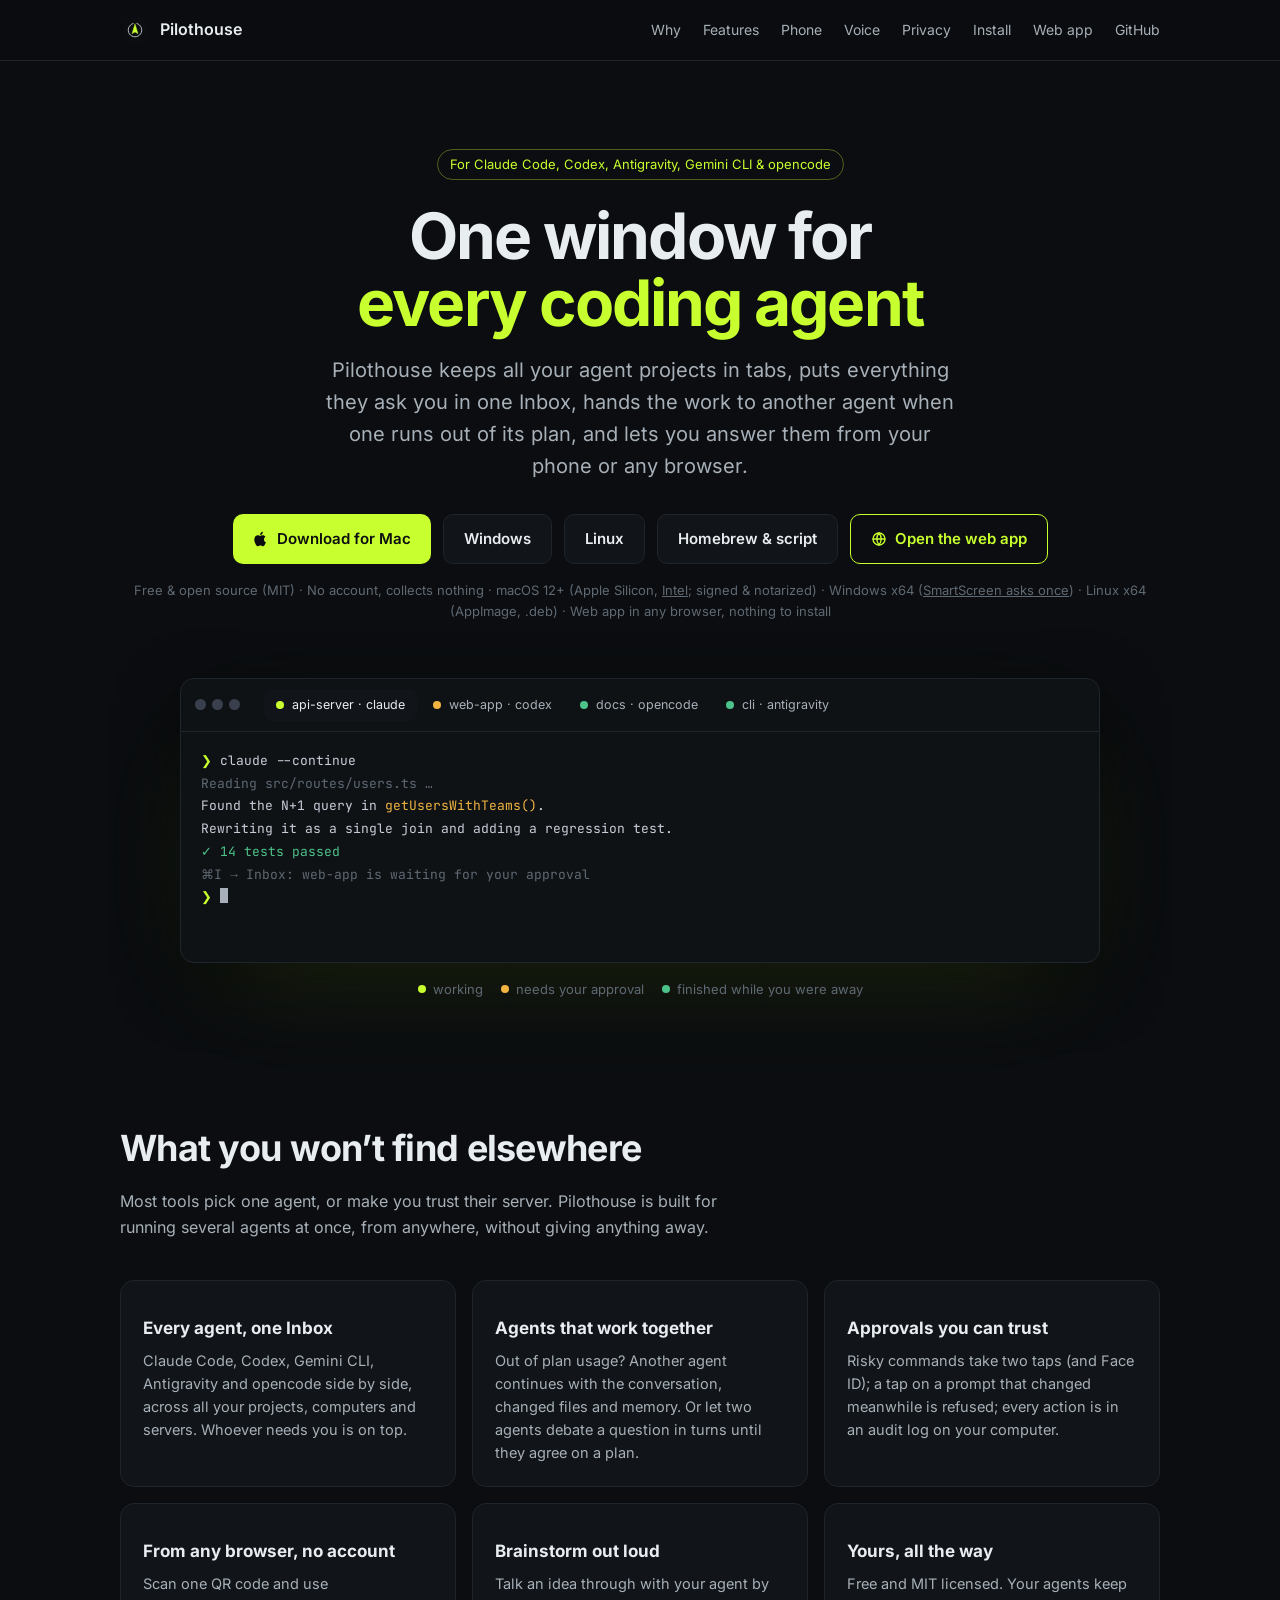
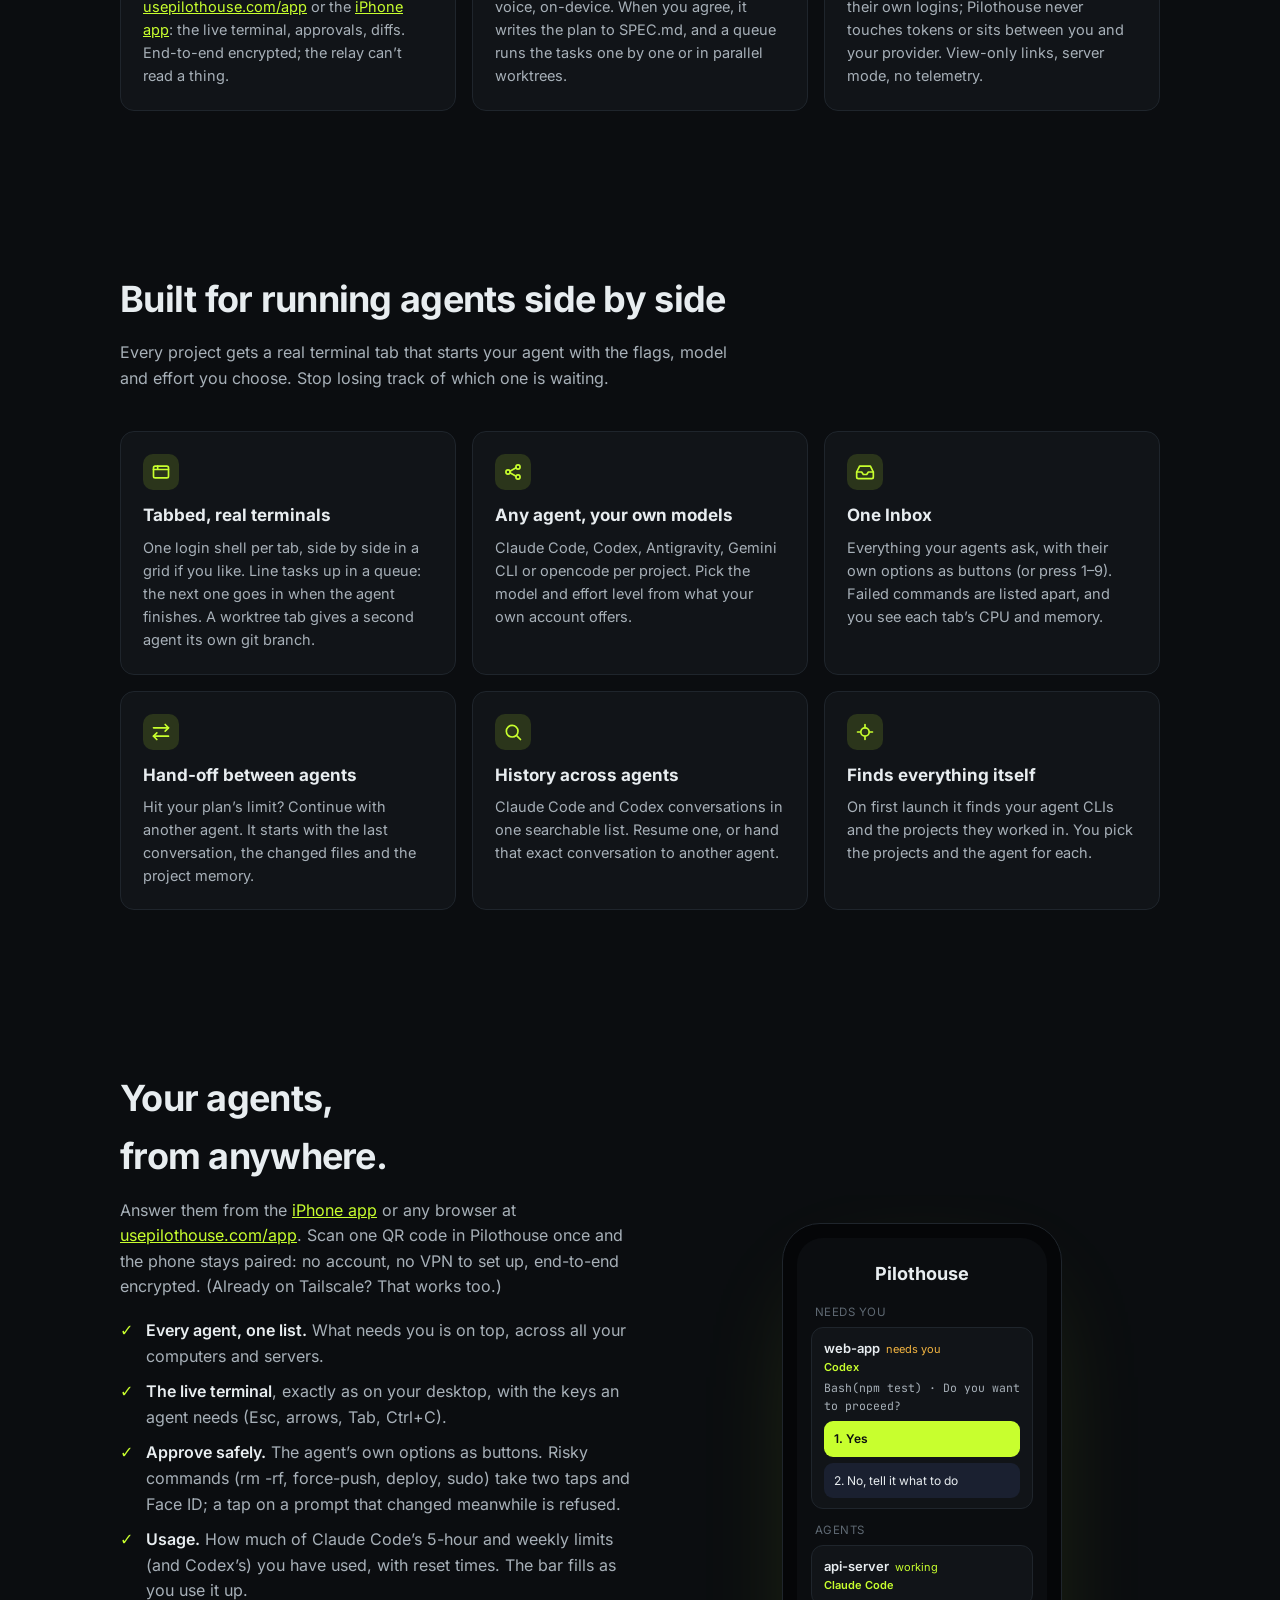
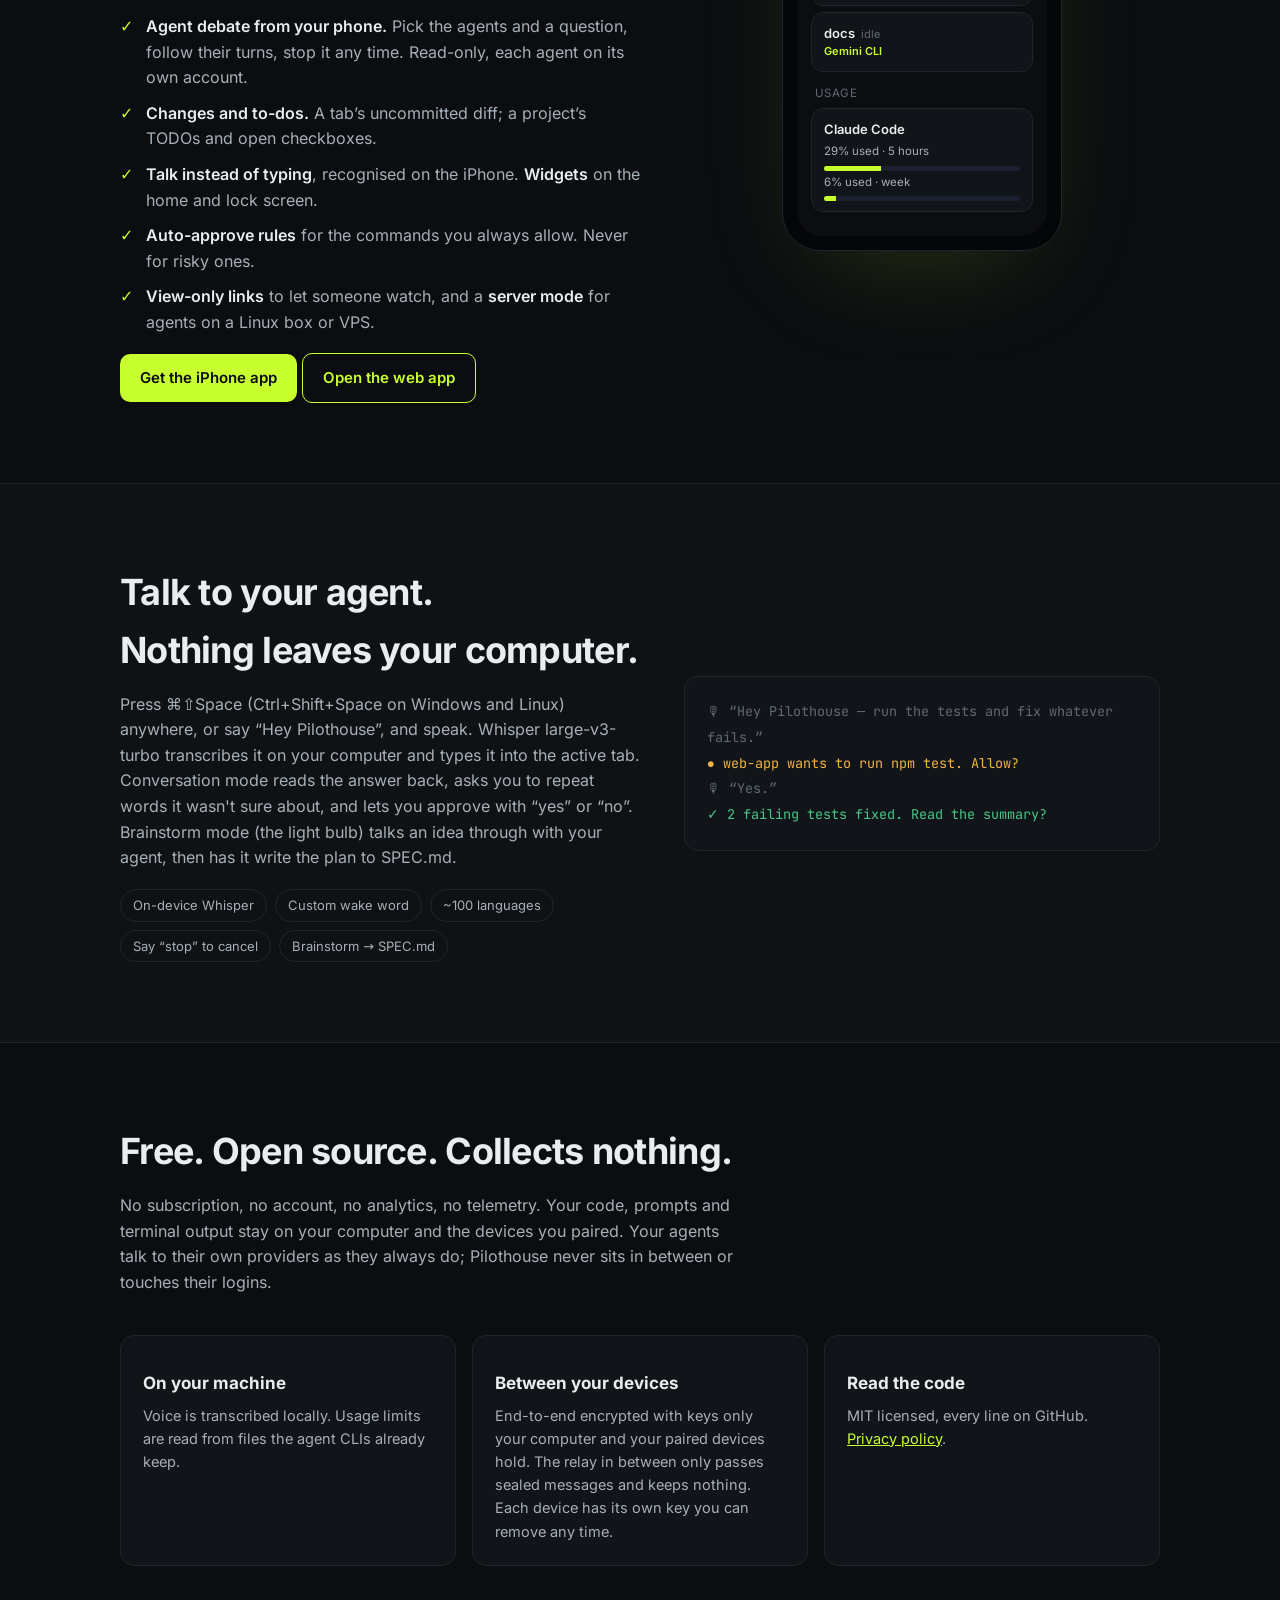
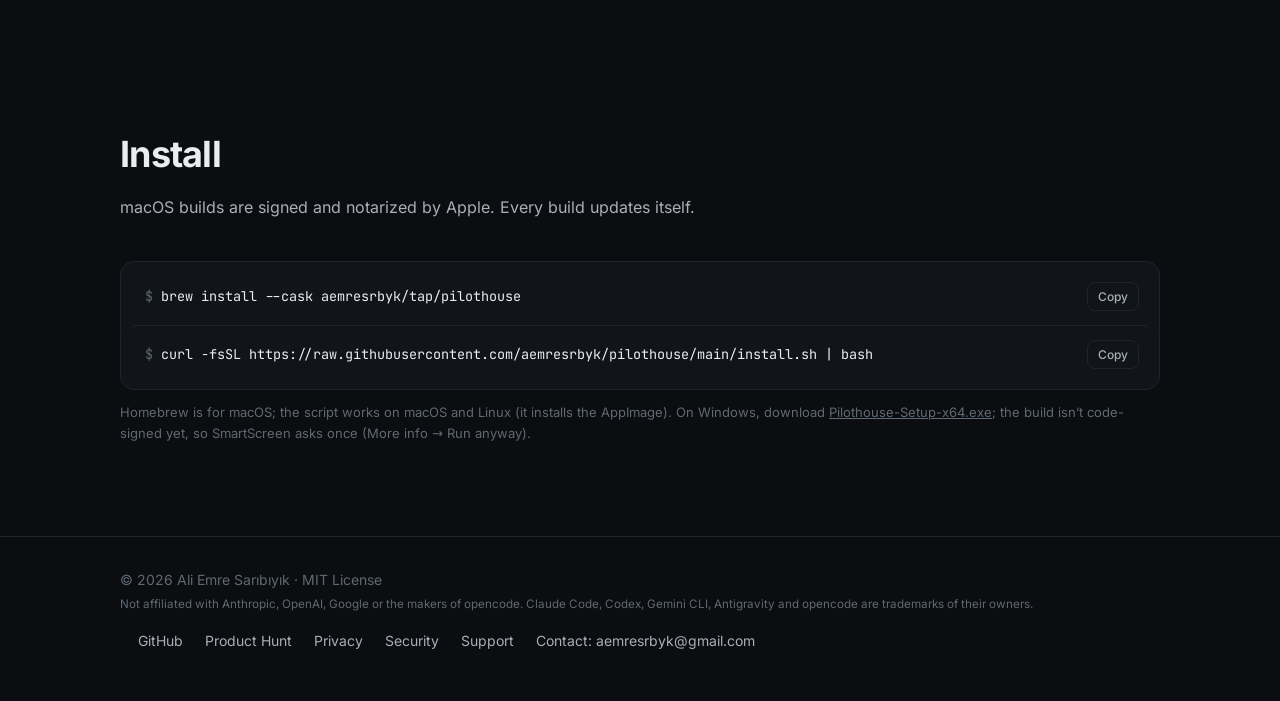
<file: index.html>
<!doctype html>
<html lang="en">
<head>
<meta charset="utf-8">
<meta name="viewport" content="width=device-width, initial-scale=1">
<title>Pilothouse — one window for every coding agent</title>
<meta name="description" content="One cockpit for terminal AI agents (Claude Code, Codex, Antigravity, Gemini CLI, opencode) on macOS, Windows and Linux: tabbed terminals, an Inbox for everything they ask, hand-off between agents, on-device voice, and an iPhone app to approve from anywhere. Free, open source, collects nothing.">
<meta property="og:title" content="Pilothouse">
<meta property="og:description" content="One window for every coding agent, and your phone: tabbed terminals, an Inbox, hand-off between agents, on-device voice, approvals from your iPhone. Free and open source.">
<meta property="og:image" content="https://usepilothouse.com/og.png">
<meta property="og:url" content="https://usepilothouse.com/">
<meta property="og:type" content="website">
<meta property="og:site_name" content="Pilothouse">
<link rel="canonical" href="https://usepilothouse.com/">
<link rel="apple-touch-icon" href="icon.png">
<meta name="twitter:card" content="summary_large_image">
<link rel="icon" href="logo.svg" type="image/svg+xml">
<link rel="stylesheet" href="/fonts/fonts.css">
<style>
  :root {
    --bg: #0B0D10; --bg2: #0F1215; --card: #111418; --line: #1F252C;
    --ink: #E8EDF0; --ink2: #A7B0B8; --muted: #5F6973;
    --accent: #C8FF2E; --on-accent: #0B0D10; --green: #4CC38A; --amber: #F2B441;
    --radius: 14px;
  }
  * { box-sizing: border-box; }
  html { scroll-behavior: smooth; }
  body { margin: 0; background: var(--bg); color: var(--ink); font: 16px/1.6 Inter, system-ui, -apple-system, Segoe UI, sans-serif; -webkit-font-smoothing: antialiased; }
  a { color: inherit; }
  code, .mono { font-family: "JetBrains Mono", ui-monospace, SFMono-Regular, Menlo, monospace; }
  .wrap { max-width: 1080px; margin: 0 auto; padding: 0 20px; }

  nav { position: sticky; top: 0; z-index: 10; backdrop-filter: blur(12px); background: color-mix(in srgb, var(--bg) 80%, transparent); border-bottom: 1px solid var(--line); }
  nav .wrap { display: flex; align-items: center; justify-content: space-between; height: 60px; }
  .brand { display: flex; align-items: center; gap: 10px; font-weight: 600; text-decoration: none; }
  .brand img { width: 30px; height: 30px; }
  nav .links { display: flex; gap: 22px; font-size: 14px; color: var(--ink2); }
  nav .links a { text-decoration: none; }
  nav .links a:hover { color: var(--ink); }

  .hero { padding: 88px 0 40px; text-align: center; }
  .eyebrow { display: inline-block; font-size: 13px; color: var(--accent); border: 1px solid color-mix(in srgb, var(--accent) 35%, transparent); padding: 4px 12px; border-radius: 999px; margin-bottom: 22px; }
  h1 { font-size: clamp(36px, 6vw, 64px); line-height: 1.05; letter-spacing: -0.03em; margin: 0 0 18px; font-weight: 700; }
  h1 span { color: var(--accent); }
  .lede { font-size: clamp(17px, 2.2vw, 20px); color: var(--ink2); max-width: 640px; margin: 0 auto 32px; }
  .cta { display: flex; gap: 12px; justify-content: center; flex-wrap: wrap; }
  .btn { display: inline-flex; align-items: center; gap: 8px; padding: 12px 20px; border-radius: 10px; font-weight: 600; font-size: 15px; text-decoration: none; border: 1px solid var(--line); background: var(--card); cursor: pointer; color: var(--ink); }
  .btn.primary { background: var(--accent); border: 0; color: var(--on-accent); }
  .btn:hover { filter: brightness(1.08); }
  .btn.web { border-color: var(--accent); color: var(--accent); background: transparent; }
  .meta { margin-top: 16px; font-size: 13px; color: var(--muted); }

  /* App illustration */
  .window { margin: 56px auto 0; max-width: 920px; border: 1px solid var(--line); border-radius: 14px; background: var(--bg2); box-shadow: 0 40px 120px -40px rgba(200,255,46,.14), 0 20px 60px rgba(0,0,0,.5); overflow: hidden; text-align: left; }
  .titlebar { display: flex; align-items: center; gap: 8px; padding: 10px 14px; border-bottom: 1px solid var(--line); }
  .lights i { display: inline-block; width: 11px; height: 11px; border-radius: 50%; margin-right: 6px; background: #3A3F4E; }
  .tabs { display: flex; gap: 4px; margin-left: 10px; overflow: hidden; }
  .tab { display: flex; align-items: center; gap: 8px; font-size: 12.5px; padding: 6px 12px; border-radius: 8px; color: var(--ink2); white-space: nowrap; }
  .tab.on { background: var(--card); color: var(--ink); }
  .dot { width: 8px; height: 8px; border-radius: 50%; flex: none; }
  .dot.work { background: var(--accent); animation: pulse 1.4s ease-in-out infinite; }
  .dot.wait { background: var(--amber); }
  .dot.done { background: var(--green); }
  @keyframes pulse { 50% { opacity: .3; } }
  .term { padding: 18px 20px 22px; font-size: 13px; line-height: 1.75; color: #C9CEDA; min-height: 230px; }
  .term .p { color: var(--accent); }
  .term .g { color: var(--green); }
  .term .y { color: var(--amber); }
  .term .m { color: var(--muted); }
  .caret { display: inline-block; width: 8px; height: 15px; background: var(--ink2); vertical-align: -2px; animation: blink 1s steps(1) infinite; }
  @keyframes blink { 50% { opacity: 0; } }
  .legend { display: flex; gap: 18px; justify-content: center; flex-wrap: wrap; margin-top: 16px; font-size: 13px; color: var(--muted); }
  .legend span { display: inline-flex; align-items: center; gap: 7px; }
  .legend .dot { display: inline-block; }

  section { padding: 80px 0; }
  h2 { font-size: clamp(26px, 3.6vw, 36px); letter-spacing: -0.02em; margin: 0 0 12px; }
  .sub { color: var(--ink2); margin: 0 0 40px; max-width: 620px; }
  .grid { display: grid; grid-template-columns: repeat(3, 1fr); gap: 16px; }
  .card { background: var(--card); border: 1px solid var(--line); border-radius: var(--radius); padding: 22px; }
  .card h3 { margin: 12px 0 6px; font-size: 17px; }
  .card p { margin: 0; color: var(--ink2); font-size: 14.5px; }
  .ico { width: 36px; height: 36px; border-radius: 10px; display: grid; place-items: center; background: color-mix(in srgb, var(--accent) 14%, transparent); color: var(--accent); }
  .ico svg { width: 20px; height: 20px; }

  .split { display: grid; grid-template-columns: 1.1fr 1fr; gap: 40px; align-items: center; }
  .pill-list { display: flex; flex-wrap: wrap; gap: 8px; margin-top: 18px; }
  .pill { font-size: 13px; padding: 5px 12px; border-radius: 999px; border: 1px solid var(--line); color: var(--ink2); }

  .install { background: var(--card); border: 1px solid var(--line); border-radius: var(--radius); padding: 6px; }
  .cmd { display: flex; align-items: center; gap: 12px; padding: 14px 14px 14px 18px; border-radius: 10px; }
  .cmd + .cmd { border-top: 1px solid var(--line); }
  .cmd code { flex: 1; font-size: 13.5px; overflow-x: auto; white-space: nowrap; color: var(--ink); }
  .cmd code::before { content: "$ "; color: var(--muted); }
  .copy { font: 500 12px Inter, sans-serif; color: var(--ink2); background: transparent; border: 1px solid var(--line); border-radius: 8px; padding: 6px 10px; cursor: pointer; }
  .copy:hover { color: var(--ink); }
  .note { font-size: 13px; color: var(--muted); margin-top: 12px; }

  /* Phone mock */
  .phone { width: 280px; margin: 0 auto; border: 1px solid var(--line); border-radius: 38px; background: #050608; padding: 14px; box-shadow: 0 40px 120px -40px rgba(200,255,46,.18); }
  .screen { border-radius: 26px; background: var(--bg); padding: 18px 14px; min-height: 470px; font-size: 13px; }
  .screen h4 { margin: 4px 0 14px; font-size: 18px; text-align: center; }
  .screen .lbl { color: var(--muted); font-size: 11.5px; margin: 12px 4px 6px; text-transform: uppercase; letter-spacing: .04em; }
  .row { background: var(--card); border: 1px solid var(--line); border-radius: 12px; padding: 10px 12px; margin-bottom: 6px; }
  .row b { font-weight: 600; }
  .row .ag { color: var(--accent); font-size: 11px; font-weight: 600; }
  .row .tx { color: var(--ink2); font-size: 11.5px; margin-top: 2px; }
  .row .st { font-size: 11px; margin-left: 6px; }
  .choice { display: block; border-radius: 9px; padding: 8px 10px; margin-top: 6px; font-size: 12px; background: #1a2030; }
  .choice.yes { background: var(--accent); color: var(--on-accent); font-weight: 600; }
  .bar { height: 5px; border-radius: 3px; background: #1a2030; margin-top: 5px; overflow: hidden; }
  .bar i { display: block; height: 100%; background: var(--accent); }
  .checks { list-style: none; padding: 0; margin: 18px 0 0; display: grid; gap: 10px; }
  .checks li { padding-left: 26px; position: relative; color: var(--ink2); }
  .checks li::before { content: "✓"; position: absolute; left: 0; color: var(--accent); font-weight: 700; }
  .checks b { color: var(--ink); font-weight: 600; }

  footer { border-top: 1px solid var(--line); padding: 32px 0 48px; color: var(--muted); font-size: 14px; }
  footer .wrap { display: flex; justify-content: space-between; gap: 16px; flex-wrap: wrap; }
  footer a { color: var(--ink2); text-decoration: none; margin-left: 18px; }
  footer a:hover { color: var(--ink); }

  .soon { display: none; }
  body.unreleased .released { display: none; }
  body.unreleased .soon { display: inline-flex; }

  @media (max-width: 860px) {
    .grid { grid-template-columns: 1fr 1fr; }
    .split { grid-template-columns: 1fr; }
    nav .links a.hide-sm { display: none; }
  }
  @media (max-width: 560px) {
    .grid { grid-template-columns: 1fr; }
    .hero { padding-top: 56px; }
    .tab:nth-child(n+3) { display: none; }
    footer a { margin: 0 18px 0 0; }
  }
  @media (prefers-reduced-motion: reduce) {
    .dot.work, .caret { animation: none; }
    html { scroll-behavior: auto; }
  }
</style>
</head>
<body>
<script>
  // Flip to true when the repo is public and the first release is downloadable.
  const RELEASED = true;
  if (!RELEASED) document.body.classList.add('unreleased');
</script>

<nav>
  <div class="wrap">
    <a class="brand" href="#"><img src="logo.svg" alt="">Pilothouse</a>
    <div class="links">
      <a href="#why" class="hide-sm">Why</a>
      <a href="#features" class="hide-sm">Features</a>
      <a href="#phone" class="hide-sm">Phone</a>
      <a href="#voice" class="hide-sm">Voice</a>
      <a href="#privacy" class="hide-sm">Privacy</a>
      <a href="#install">Install</a>
      <a href="app/" title="Use Pilothouse from this browser (pair once with your computer)">Web app</a>
      <a href="https://github.com/aemresrbyk/pilothouse" class="released">GitHub</a>
    </div>
  </div>
</nav>

<header class="hero">
  <div class="wrap">
    <div class="eyebrow">For Claude Code, Codex, Antigravity, Gemini CLI &amp; opencode</div>
    <h1>One window for<br><span>every coding agent</span></h1>
    <p class="lede">Pilothouse keeps all your agent projects in tabs, puts everything they ask you in one Inbox, hands the work to another agent when one runs out of its plan, and lets you answer them from your phone or any browser.</p>
    <div class="cta">
      <a class="btn primary released" href="https://github.com/aemresrbyk/pilothouse/releases/latest/download/Pilothouse-arm64-mac.dmg" title="Apple Silicon. Intel Mac? Use the link below.">
        <svg width="16" height="16" viewBox="0 0 24 24" fill="currentColor" aria-hidden="true"><path d="M16.4 12.6c0-2.7 2.2-4 2.3-4.1-1.3-1.9-3.2-2.1-3.9-2.1-1.7-.2-3.2 1-4.1 1-.8 0-2.1-1-3.5-.9-1.8 0-3.5 1.1-4.4 2.7-1.9 3.3-.5 8.2 1.4 10.9.9 1.3 2 2.8 3.4 2.7 1.4-.1 1.9-.9 3.5-.9s2.1.9 3.5.9c1.5 0 2.4-1.3 3.3-2.7 1-1.5 1.5-3 1.5-3.1-.1 0-2.9-1.1-3-4.4zM13.7 4.5c.7-.9 1.2-2.1 1.1-3.3-1 0-2.3.7-3 1.6-.7.8-1.3 2-1.1 3.2 1.1.1 2.3-.6 3-1.5z"/></svg>
        Download for Mac
      </a>
      <a class="btn released" href="https://github.com/aemresrbyk/pilothouse/releases/latest/download/Pilothouse-Setup-x64.exe" title="Not code-signed yet: if Windows warns, click More info → Run anyway (see Support)">Windows</a>
      <a class="btn released" href="https://github.com/aemresrbyk/pilothouse/releases/latest/download/Pilothouse-x86_64-linux.AppImage">Linux</a>
      <span class="btn primary soon">Coming soon</span>
      <a class="btn" href="#install">Homebrew &amp; script</a>
      <a class="btn web" href="app/" title="Answer your agents from this browser: pair once with the QR code in Pilothouse">
        <svg width="16" height="16" viewBox="0 0 24 24" fill="none" stroke="currentColor" stroke-width="2" stroke-linecap="round" stroke-linejoin="round" aria-hidden="true"><circle cx="12" cy="12" r="9"/><path d="M3 12h18M12 3a14 14 0 010 18M12 3a14 14 0 000 18"/></svg>
        Open the web app
      </a>
    </div>
    <p class="meta">Free &amp; open source (MIT) · No account, collects nothing · macOS 12+ (Apple Silicon, <a href="https://github.com/aemresrbyk/pilothouse/releases/latest/download/Pilothouse-x64-mac.dmg" style="color: inherit">Intel</a>; signed &amp; notarized) · Windows x64 (<a href="support.html#windows" style="color: inherit">SmartScreen asks once</a>) · Linux x64 (AppImage, .deb) · Web app in any browser, nothing to install</p>

    <div class="window" role="img" aria-label="Illustration of the Pilothouse window with three project tabs and their status dots">
      <div class="titlebar">
        <span class="lights"><i></i><i></i><i></i></span>
        <div class="tabs">
          <div class="tab on"><span class="dot work"></span>api-server · claude</div>
          <div class="tab"><span class="dot wait"></span>web-app · codex</div>
          <div class="tab"><span class="dot done"></span>docs · opencode</div>
          <div class="tab"><span class="dot done"></span>cli · antigravity</div>
        </div>
      </div>
      <div class="term mono">
        <div><span class="p">❯</span> claude --continue</div>
        <div class="m">  Reading src/routes/users.ts …</div>
        <div>  Found the N+1 query in <span class="y">getUsersWithTeams()</span>.</div>
        <div>  Rewriting it as a single join and adding a regression test.</div>
        <div class="g">  ✓ 14 tests passed</div>
        <div class="m">  ⌘I → Inbox: web-app is waiting for your approval</div>
        <div><span class="p">❯</span> <span class="caret"></span></div>
      </div>
    </div>
    <div class="legend">
      <span><i class="dot work"></i>working</span>
      <span><i class="dot wait"></i>needs your approval</span>
      <span><i class="dot done"></i>finished while you were away</span>
    </div>
  </div>
</header>

<section id="why">
  <div class="wrap">
    <h2>What you won’t find elsewhere</h2>
    <p class="sub">Most tools pick one agent, or make you trust their server. Pilothouse is built for running several agents at once, from anywhere, without giving anything away.</p>
    <div class="grid">
      <div class="card"><h3>Every agent, one Inbox</h3><p>Claude Code, Codex, Gemini CLI, Antigravity and opencode side by side, across all your projects, computers and servers. Whoever needs you is on top.</p></div>
      <div class="card"><h3>Agents that work together</h3><p>Out of plan usage? Another agent continues with the conversation, changed files and memory. Or let two agents debate a question in turns until they agree on a plan.</p></div>
      <div class="card"><h3>Approvals you can trust</h3><p>Risky commands take two taps (and Face ID); a tap on a prompt that changed meanwhile is refused; every action is in an audit log on your computer.</p></div>
      <div class="card"><h3>From any browser, no account</h3><p>Scan one QR code and use <a href="app/" style="color: var(--accent)">usepilothouse.com/app</a> or the <a href="https://apps.apple.com/app/id6835669130" style="color: var(--accent)">iPhone app</a>: the live terminal, approvals, diffs. End-to-end encrypted; the relay can’t read a thing.</p></div>
      <div class="card"><h3>Brainstorm out loud</h3><p>Talk an idea through with your agent by voice, on-device. When you agree, it writes the plan to SPEC.md, and a queue runs the tasks one by one or in parallel worktrees.</p></div>
      <div class="card"><h3>Yours, all the way</h3><p>Free and MIT licensed. Your agents keep their own logins; Pilothouse never touches tokens or sits between you and your provider. View-only links, server mode, no telemetry.</p></div>
    </div>
  </div>
</section>

<section id="features">
  <div class="wrap">
    <h2>Built for running agents side by side</h2>
    <p class="sub">Every project gets a real terminal tab that starts your agent with the flags, model and effort you choose. Stop losing track of which one is waiting.</p>
    <div class="grid">
      <div class="card">
        <div class="ico"><svg viewBox="0 0 24 24" fill="none" stroke="currentColor" stroke-width="2" stroke-linecap="round" stroke-linejoin="round"><rect x="3" y="5" width="18" height="14" rx="2"/><path d="M3 9h18M8 5v4"/></svg></div>
        <h3>Tabbed, real terminals</h3>
        <p>One login shell per tab, side by side in a grid if you like. Line tasks up in a queue: the next one goes in when the agent finishes. A worktree tab gives a second agent its own git branch.</p>
      </div>
      <div class="card">
        <div class="ico"><svg viewBox="0 0 24 24" fill="none" stroke="currentColor" stroke-width="2" stroke-linecap="round" stroke-linejoin="round"><circle cx="6" cy="12" r="2.5"/><circle cx="18" cy="6" r="2.5"/><circle cx="18" cy="18" r="2.5"/><path d="M8.3 11l7.4-4M8.3 13l7.4 4"/></svg></div>
        <h3>Any agent, your own models</h3>
        <p>Claude Code, Codex, Antigravity, Gemini CLI or opencode per project. Pick the model and effort level from what your own account offers.</p>
      </div>
      <div class="card">
        <div class="ico"><svg viewBox="0 0 24 24" fill="none" stroke="currentColor" stroke-width="2" stroke-linecap="round" stroke-linejoin="round"><path d="M22 12h-6l-2 3h-4l-2-3H2"/><path d="M5.5 5h13l3.5 7v6a2 2 0 01-2 2H4a2 2 0 01-2-2v-6z"/></svg></div>
        <h3>One Inbox</h3>
        <p>Everything your agents ask, with their own options as buttons (or press 1–9). Failed commands are listed apart, and you see each tab’s CPU and memory.</p>
      </div>
      <div class="card">
        <div class="ico"><svg viewBox="0 0 24 24" fill="none" stroke="currentColor" stroke-width="2" stroke-linecap="round" stroke-linejoin="round"><path d="M17 3l4 4-4 4"/><path d="M3 7h18"/><path d="M7 21l-4-4 4-4"/><path d="M21 17H3"/></svg></div>
        <h3>Hand-off between agents</h3>
        <p>Hit your plan’s limit? Continue with another agent. It starts with the last conversation, the changed files and the project memory.</p>
      </div>
      <div class="card">
        <div class="ico"><svg viewBox="0 0 24 24" fill="none" stroke="currentColor" stroke-width="2" stroke-linecap="round" stroke-linejoin="round"><circle cx="11" cy="11" r="7"/><path d="M21 21l-4.3-4.3"/></svg></div>
        <h3>History across agents</h3>
        <p>Claude Code and Codex conversations in one searchable list. Resume one, or hand that exact conversation to another agent.</p>
      </div>
      <div class="card">
        <div class="ico"><svg viewBox="0 0 24 24" fill="none" stroke="currentColor" stroke-width="2" stroke-linecap="round" stroke-linejoin="round"><path d="M12 3v3M12 18v3M3 12h3M18 12h3"/><circle cx="12" cy="12" r="5"/></svg></div>
        <h3>Finds everything itself</h3>
        <p>On first launch it finds your agent CLIs and the projects they worked in. You pick the projects and the agent for each.</p>
      </div>
    </div>
  </div>
</section>

<section id="phone">
  <div class="wrap split">
    <div>
      <h2>Your agents,<br>from anywhere.</h2>
      <p class="sub" style="margin-bottom: 0">Answer them from the <a href="https://apps.apple.com/app/id6835669130" style="color: var(--accent)">iPhone app</a> or any browser at <a href="app/" style="color: var(--accent)">usepilothouse.com/app</a>. Scan one QR code in Pilothouse once and the phone stays paired: no account, no VPN to set up, end-to-end encrypted. (Already on Tailscale? That works too.)</p>
      <ul class="checks">
        <li><b>Every agent, one list.</b> What needs you is on top, across all your computers and servers.</li>
        <li><b>The live terminal</b>, exactly as on your desktop, with the keys an agent needs (Esc, arrows, Tab, Ctrl+C).</li>
        <li><b>Approve safely.</b> The agent’s own options as buttons. Risky commands (rm -rf, force-push, deploy, sudo) take two taps and Face ID; a tap on a prompt that changed meanwhile is refused.</li>
        <li><b>Usage.</b> How much of Claude Code’s 5-hour and weekly limits (and Codex’s) you have used, with reset times. The bar fills as you use it up.</li>
        <li><b>Agent debate from your phone.</b> Pick the agents and a question, follow their turns, stop it any time. Read-only, each agent on its own account.</li>
        <li><b>Changes and to-dos.</b> A tab’s uncommitted diff; a project’s TODOs and open checkboxes.</li>
        <li><b>Talk instead of typing</b>, recognised on the iPhone. <b>Widgets</b> on the home and lock screen.</li>
        <li><b>Auto-approve rules</b> for the commands you always allow. Never for risky ones.</li>
        <li><b>View-only links</b> to let someone watch, and a <b>server mode</b> for agents on a Linux box or VPS.</li>
      </ul>
      <a class="btn primary" href="https://apps.apple.com/app/id6835669130" style="margin-top: 18px; display: inline-flex">Get the iPhone app</a>
      <a class="btn web" href="app/" style="margin-top: 18px; display: inline-flex">Open the web app</a>
    </div>
    <div class="phone" role="img" aria-label="The Pilothouse iPhone app: one agent waiting for approval, two working, and plan usage">
      <div class="screen">
        <h4>Pilothouse</h4>
        <div class="lbl">Needs you</div>
        <div class="row">
          <b>web-app</b><span class="st" style="color: var(--amber)">needs you</span>
          <div class="ag">Codex</div>
          <div class="tx mono">Bash(npm test) · Do you want to proceed?</div>
          <span class="choice yes">1. Yes</span>
          <span class="choice">2. No, tell it what to do</span>
        </div>
        <div class="lbl">Agents</div>
        <div class="row"><b>api-server</b><span class="st" style="color: var(--accent)">working</span><div class="ag">Claude Code</div></div>
        <div class="row"><b>docs</b><span class="st" style="color: var(--muted)">idle</span><div class="ag">Gemini CLI</div></div>
        <div class="lbl">Usage</div>
        <div class="row">
          <b>Claude Code</b>
          <div class="tx">29% used · 5 hours</div><div class="bar"><i style="width: 29%"></i></div>
          <div class="tx">6% used · week</div><div class="bar"><i style="width: 6%"></i></div>
        </div>
      </div>
    </div>
  </div>
</section>

<section id="voice" style="background: var(--bg2); border-top: 1px solid var(--line); border-bottom: 1px solid var(--line);">
  <div class="wrap split">
    <div>
      <h2>Talk to your agent.<br>Nothing leaves your computer.</h2>
      <p class="sub" style="margin-bottom: 0">Press ⌘⇧Space (Ctrl+Shift+Space on Windows and Linux) anywhere, or say “Hey Pilothouse”, and speak. Whisper large-v3-turbo transcribes it on your computer and types it into the active tab. Conversation mode reads the answer back, asks you to repeat words it wasn't sure about, and lets you approve with “yes” or “no”. Brainstorm mode (the light bulb) talks an idea through with your agent, then has it write the plan to SPEC.md.</p>
      <div class="pill-list">
        <span class="pill">On-device Whisper</span>
        <span class="pill">Custom wake word</span>
        <span class="pill">~100 languages</span>
        <span class="pill">Say “stop” to cancel</span>
        <span class="pill">Brainstorm → SPEC.md</span>
      </div>
    </div>
    <div class="card mono" style="font-size: 13.5px; line-height: 1.9">
      <div class="m" style="color: var(--muted)">🎙 “Hey Pilothouse — run the tests and fix whatever fails.”</div>
      <div style="color: var(--amber)">● web-app wants to run <code>npm test</code>. Allow?</div>
      <div style="color: var(--muted)">🎙 “Yes.”</div>
      <div style="color: var(--green)">✓ 2 failing tests fixed. Read the summary?</div>
    </div>
  </div>
</section>

<section id="privacy">
  <div class="wrap">
    <h2>Free. Open source. Collects nothing.</h2>
    <p class="sub">No subscription, no account, no analytics, no telemetry. Your code, prompts and terminal output stay on your computer and the devices you paired. Your agents talk to their own providers as they always do; Pilothouse never sits in between or touches their logins.</p>
    <div class="grid">
      <div class="card"><h3>On your machine</h3><p>Voice is transcribed locally. Usage limits are read from files the agent CLIs already keep.</p></div>
      <div class="card"><h3>Between your devices</h3><p>End-to-end encrypted with keys only your computer and your paired devices hold. The relay in between only passes sealed messages and keeps nothing. Each device has its own key you can remove any time.</p></div>
      <div class="card"><h3>Read the code</h3><p>MIT licensed, every line on GitHub. <a href="privacy.html" style="color: var(--accent)">Privacy policy</a>.</p></div>
    </div>
  </div>
</section>

<section id="install">
  <div class="wrap">
    <h2>Install</h2>
    <p class="sub">macOS builds are signed and notarized by Apple. Every build updates itself.</p>
    <div class="install">
      <div class="cmd"><code>brew install --cask aemresrbyk/tap/pilothouse</code><button class="copy" data-copy>Copy</button></div>
      <div class="cmd"><code>curl -fsSL https://raw.githubusercontent.com/aemresrbyk/pilothouse/main/install.sh | bash</code><button class="copy" data-copy>Copy</button></div>
    </div>
    <p class="note">Homebrew is for macOS; the script works on macOS and Linux (it installs the AppImage). On Windows, download <a href="https://github.com/aemresrbyk/pilothouse/releases/latest/download/Pilothouse-Setup-x64.exe">Pilothouse-Setup-x64.exe</a>; the build isn’t code-signed yet, so SmartScreen asks once (More info → Run anyway).</p>
  </div>
</section>

<footer>
  <div class="wrap">
    <span>© 2026 Ali Emre Sarıbıyık · MIT License<br><small>Not affiliated with Anthropic, OpenAI, Google or the makers of opencode. Claude Code, Codex, Gemini CLI, Antigravity and opencode are trademarks of their owners.</small></span>
    <span>
      <a href="https://github.com/aemresrbyk/pilothouse" class="released">GitHub</a>
      <a href="https://www.producthunt.com/@aemresrbyk">Product Hunt</a>
      <a href="privacy.html">Privacy</a>
      <a href="security.html">Security</a>
      <a href="support.html">Support</a>
      <a href="mailto:aemresrbyk@gmail.com">Contact: aemresrbyk@gmail.com</a>
    </span>
  </div>
</footer>

<script>
  document.querySelectorAll('[data-copy]').forEach((b) => {
    b.addEventListener('click', async () => {
      const text = b.previousElementSibling.textContent;
      try { await navigator.clipboard.writeText(text); b.textContent = 'Copied'; }
      catch { b.textContent = 'Select & copy'; }
      setTimeout(() => (b.textContent = 'Copy'), 1600);
    });
  });
</script>
</body>
</html>
</file>
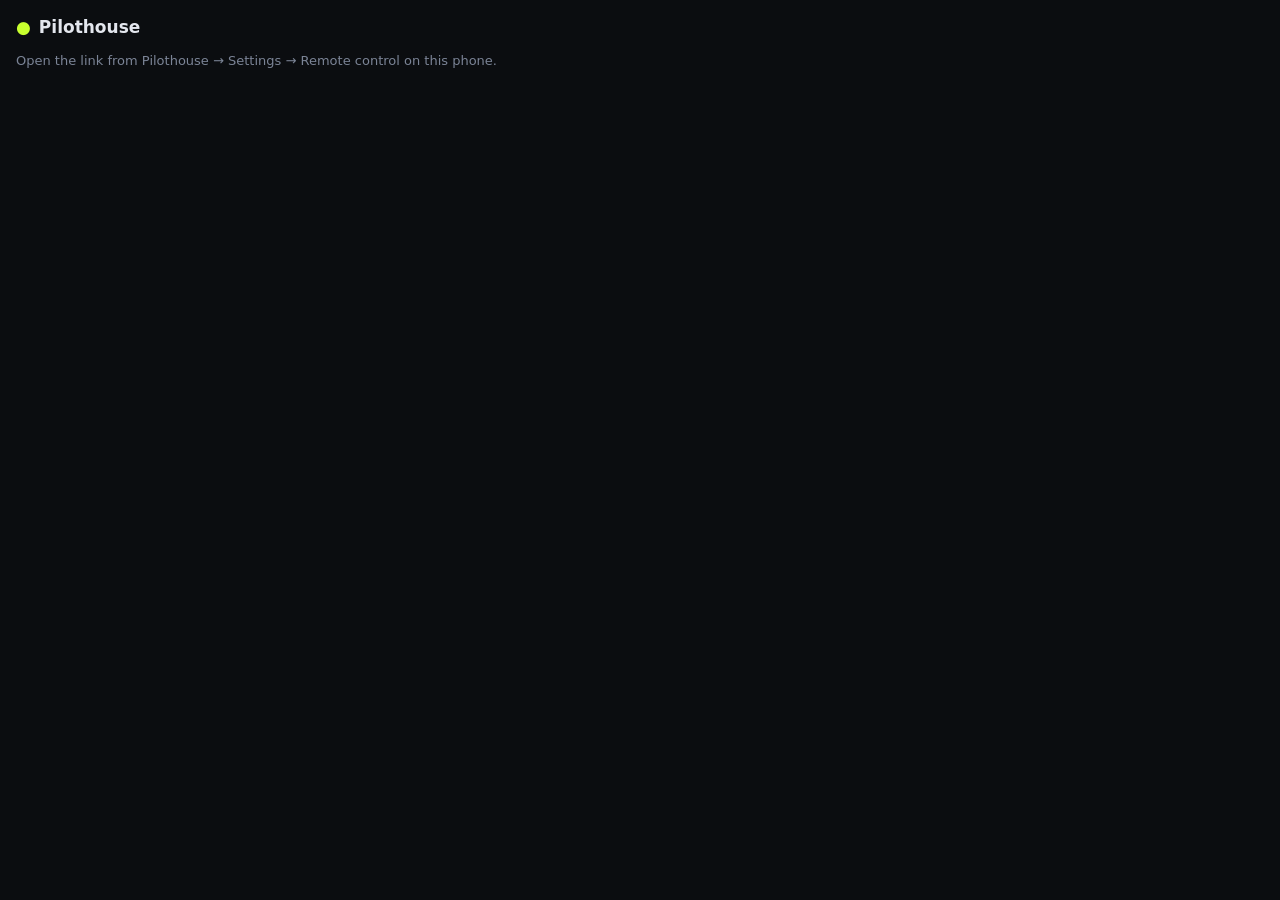
<file: app/index.html>
<!doctype html>
<html lang="en">
<head>
<meta charset="utf-8">
<meta http-equiv="Content-Security-Policy" content="default-src 'none'; script-src 'unsafe-inline'; style-src 'unsafe-inline'; connect-src wss://relay.usepilothouse.com; img-src 'self' data:; manifest-src 'self'; worker-src 'self'; base-uri 'none'; form-action 'none'">
<meta name="referrer" content="no-referrer">
<meta name="robots" content="noindex">
<meta name="viewport" content="width=device-width, initial-scale=1, viewport-fit=cover">
<meta name="apple-mobile-web-app-capable" content="yes">
<meta name="theme-color" content="#0B0D10">
<title>Pilothouse</title>
<link rel="manifest" href="manifest.json">
<link rel="apple-touch-icon" href="icon.png">
<meta name="apple-mobile-web-app-title" content="Pilothouse">
<style>
  :root { --bg:#0B0D10; --card:#12161f; --line:#232a3a; --text:#e4e7ee; --dim:#7b8496; --lime:#C8FF2E; --red:#ff5c5c; --amber:#ffc24a; }
  * { box-sizing: border-box; }
  body { margin:0; background:var(--bg); color:var(--text); font:15px/1.4 -apple-system, system-ui, sans-serif; padding:16px 16px calc(16px + env(safe-area-inset-bottom)); }
  h1 { font-size:17px; margin:0 0 12px; display:flex; align-items:center; gap:8px; }
  h1 b { color:var(--lime); }
  #notify { margin-left:auto; min-height:32px; padding:4px 10px; font-size:13px; }
  #msg { color:var(--dim); font-size:13px; margin-bottom:10px; }
  .card { background:var(--card); border:1px solid var(--line); border-radius:12px; padding:12px; margin-bottom:12px; }
  .card.waiting { border-color:var(--amber); }
  .head { display:flex; justify-content:space-between; align-items:center; gap:8px; }
  .name { font-weight:600; overflow:hidden; text-overflow:ellipsis; white-space:nowrap; }
  .pill { font-size:12px; padding:2px 8px; border-radius:99px; border:1px solid var(--line); color:var(--dim); flex-shrink:0; }
  .pill.waiting { color:var(--amber); border-color:var(--amber); }
  .pill.running { color:var(--lime); border-color:var(--lime); }
  pre { background:#07090c; border-radius:8px; padding:8px; margin:10px 0 0; font:12px/1.35 ui-monospace, Menlo, monospace; white-space:pre-wrap; word-break:break-word; max-height:40vh; overflow:auto; color:#c9cfdb; }
  .danger { margin-top:10px; padding:8px; border-radius:8px; background:#2a1213; color:var(--red); font-size:13px; }
  .choices { display:flex; flex-direction:column; gap:6px; margin-top:10px; }
  button { font:inherit; color:var(--text); background:#1a2030; border:1px solid var(--line); border-radius:10px; padding:10px 12px; text-align:left; min-height:44px; }
  button.primary { background:var(--lime); color:#0B0D10; border-color:var(--lime); font-weight:600; }
  button.armed { background:var(--red); color:#fff; border-color:var(--red); }
  .row { display:flex; gap:6px; margin-top:10px; }
  input, textarea { resize:none; flex:1; min-width:0; font:inherit; color:var(--text); background:#07090c; border:1px solid var(--line); border-radius:10px; padding:10px; min-height:44px; }
  .row button { flex-shrink:0; text-align:center; }
  /* Phone width: the message box and Send share a line; Changes, Terminal, Debate, Stop wrap below it. */
  .card .row { flex-wrap:wrap; }
  .card .row textarea { flex:1 1 calc(100% - 90px); }
  h2 { font-size:14px; color:var(--dim); margin:20px 0 8px; font-weight:600; }
  .proj { display:flex; justify-content:space-between; align-items:center; gap:8px; padding:6px 0 6px 12px; }
  details summary { color:var(--dim); font-size:13px; margin-top:8px; }
  #pcode { text-align:center; padding:18px 12px; } #pcode b { display:block; font:600 34px/1.2 ui-monospace,Menlo,monospace; letter-spacing:.08em; color:var(--lime); margin:6px 0; } #pcode span { color:var(--dim); font-size:13px; }
  #setup ol { padding-left:20px; margin:10px 0; color:var(--dim); } #setup b { color:var(--text); } .fine { color:var(--dim); font-size:12px; margin:10px 0 0; }
  #term { position:fixed; inset:0; background:var(--bg); display:flex; flex-direction:column; padding:calc(10px + env(safe-area-inset-top)) 10px calc(10px + env(safe-area-inset-bottom)); z-index:10; }
  #term[hidden], #deb[hidden] { display:none; }
  #deb { position:fixed; inset:0; background:var(--bg); display:flex; flex-direction:column; padding:calc(10px + env(safe-area-inset-top)) 12px calc(10px + env(safe-area-inset-bottom)); z-index:10; }
  #dbody { flex:1; overflow:auto; }
  #dbody pre { background:none; padding:0; font:15px/1.45 -apple-system, system-ui, sans-serif; max-height:none; color:var(--text); }
  #dbody pre i { color:var(--dim); }
  #dbody label { display:flex; align-items:center; gap:8px; min-height:44px; }
  #dbody input[type=checkbox] { flex:none; min-height:0; width:20px; height:20px; accent-color:var(--lime); }
  #dbody select { font:inherit; color:var(--text); background:#07090c; border:1px solid var(--line); border-radius:10px; padding:10px; min-height:44px; }
  #term .head { margin-bottom:8px; }
  #scr { flex:1; margin:0; max-height:none; white-space:pre; overflow:auto; line-height:1.25; }
  #scr .cur { background:var(--lime); color:#0B0D10; }
  .keys { display:flex; gap:6px; overflow-x:auto; margin-top:8px; padding-bottom:2px; }
  .keys button { flex-shrink:0; min-width:48px; text-align:center; font:13px ui-monospace, Menlo, monospace; padding:8px 10px; }
</style>
</head>
<body>
<h1><b>●</b> Pilothouse <button id="notify" hidden></button></h1>
<div id="msg">Connecting…</div>
<div id="pcode" class="card" hidden><span>Security code</span><b></b><span>Your computer shows a code too. Click Allow there if they match.</span></div>
<div id="setup" class="card" hidden>
  <b>Use Pilothouse from this browser</b>
  <ol>
    <li>On your computer, open Pilothouse → Settings → Remote control and turn it on.</li>
    <li>Scan the QR code with your phone's camera.</li>
    <li>Check that both screens show the same security code, then click Allow on the computer.</li>
  </ol>
  <details class="fine"><summary>On a computer without a camera? Paste the link</summary>
  <div class="row"><input id="plink" placeholder="https://usepilothouse.com/app/#r=…" autocomplete="off" spellcheck="false"><button id="pgo" class="primary">Connect</button></div>
  </details>
  <p class="fine">No account. The link pairs this browser once and expires after 10 minutes. Everything between here and your computer is end-to-end encrypted; the relay in between cannot read it.</p>
</div>
<div id="list"></div>
<h2 id="ptitle" hidden>Projects</h2>
<div id="projects"></div>
<h2 id="ctitle" hidden>Computers</h2>
<div id="computers"></div>
<div id="term" hidden>
  <div class="head"><span class="name" id="tname"></span><button id="tclose">Close</button></div>
  <pre id="scr"></pre>
  <div class="keys" id="tkeys"></div>
  <div class="row"><textarea id="tin" rows="1" placeholder="Type, then Send (Shift+Enter: new line)"></textarea><button id="tsend">Send</button></div>
</div>
<div id="deb" hidden>
  <div class="head"><span class="name" id="dname"></span><button id="dclose">Close</button></div>
  <div id="dbody"></div>
</div>
<script>
// Interface language: the browser's, when there is a translation (electron/remoteI18n.ts). Swaps whole strings that
// match exactly, in text and placeholders/titles; agent output (pre, inputs) is never touched.
(function () {
  var dict = ({"tr":{"Debate":"Tartışma","New debate":"Yeni tartışma","Start debate":"Tartışmayı başlat","What should the agents decide?":"Ajanlar neye karar versin?","Rounds":"Tur","Agents are talking it over…":"Ajanlar tartışıyor…","Each turn uses that agent's own account. They only read the project; no files are changed.":"Her tur o ajanın kendi hesabını kullanır. Ajanlar projeyi yalnızca okur; hiçbir dosya değişmez.","lines of code hidden":"satır kod gizlendi","Connecting…":"Bağlanıyor…","Security code":"Güvenlik kodu","Your computer shows a code too. Click Allow there if they match.":"Bilgisayarında da bir kod görünüyor. Eşleşiyorsa orada Allow’a bas.","Use Pilothouse from this browser":"Pilothouse’u bu tarayıcıdan kullan","On your computer, open Pilothouse → Settings → Remote control and turn it on.":"Bilgisayarında Pilothouse → Ayarlar → Uzaktan kontrol’ü aç ve etkinleştir.","Scan the QR code with your phone's camera.":"QR kodu telefonunun kamerasıyla okut.","Check that both screens show the same security code, then click Allow on the computer.":"İki ekranda da aynı güvenlik kodunun göründüğünü kontrol et, sonra bilgisayarda Allow’a bas.","On a computer without a camera? Paste the link":"Kamerası olmayan bir bilgisayarda mısın? Linki yapıştır","Connect":"Bağlan","No account. The link pairs this browser once and expires after 10 minutes. Everything between here and your computer is end-to-end encrypted; the relay in between cannot read it.":"Hesap yok. Link bu tarayıcıyı bir kez eşleştirir ve 10 dakika sonra geçersiz olur. Burası ile bilgisayarın arasındaki her şey uçtan uca şifrelidir; aradaki relay okuyamaz.","Projects":"Projeler","Computers":"Bilgisayarlar","Close":"Kapat","Send":"Gönder","Type, then Send (Shift+Enter: new line)":"Yaz, sonra Gönder (Shift+Enter: yeni satır)","Message the agent (Shift+Enter: new line)":"Ajana mesaj yaz (Shift+Enter: yeni satır)","Opening…":"Açılıyor…","Open agent":"Ajanı aç","Notifications are blocked for this site in your browser settings.":"Bu site için bildirimler tarayıcı ayarlarında engellenmiş.","Waiting for your computer…":"Bilgisayarın bekleniyor…","Your computer did not answer. Is Pilothouse open with Remote control on?":"Bilgisayarın cevap vermedi. Pilothouse açık ve Uzaktan kontrol etkin mi?","That is not a Pilothouse link. Copy it from Settings → Remote control on your computer.":"Bu bir Pilothouse linki değil. Bilgisayarında Ayarlar → Uzaktan kontrol’den kopyala.","Pairing failed. Is Tailscale on?":"Eşleştirme başarısız. Tailscale açık mı?","Pairing failed.":"Eşleştirme başarısız.","Risky command (deletes, force-pushes, deploys, sudo or secrets). Read it in full; approving takes two taps.":"Riskli komut (silme, force-push, yayına alma, sudo ya da gizli bilgiler). Tamamını oku; onay iki dokunuş ister.","View only: the owner answers this on their computer.":"Salt izleme: buna sahibi kendi bilgisayarından cevap verir.","Output":"Çıktı","Changes":"Değişiklikler","Terminal":"Terminal","Stop":"Durdur","Forget":"Unut","Terminal closed":"Terminal kapandı","Failed":"Başarısız","All agents are working or idle":"Tüm ajanlar çalışıyor ya da boşta","No terminals open in Pilothouse.":"Pilothouse’ta açık terminal yok.","%n waiting for you":"%n tanesi seni bekliyor","🔔 On":"🔔 Açık","🔔 Notify me":"🔔 Bildir"},"es":{"Debate":"Debate","New debate":"Nuevo debate","Start debate":"Iniciar debate","What should the agents decide?":"¿Qué deben decidir los agentes?","Rounds":"Rondas","Agents are talking it over…":"Los agentes lo están debatiendo…","Each turn uses that agent's own account. They only read the project; no files are changed.":"Cada turno usa la cuenta propia de ese agente. Solo leen el proyecto; no se cambia ningún archivo.","lines of code hidden":"líneas de código ocultas","Connecting…":"Conectando…","Security code":"Código de seguridad","Your computer shows a code too. Click Allow there if they match.":"Tu ordenador también muestra un código. Pulsa Allow allí si coinciden.","Use Pilothouse from this browser":"Usa Pilothouse desde este navegador","On your computer, open Pilothouse → Settings → Remote control and turn it on.":"En tu ordenador, abre Pilothouse → Ajustes → Control remoto y actívalo.","Scan the QR code with your phone's camera.":"Escanea el código QR con la cámara del teléfono.","Check that both screens show the same security code, then click Allow on the computer.":"Comprueba que ambas pantallas muestran el mismo código de seguridad y pulsa Allow en el ordenador.","On a computer without a camera? Paste the link":"¿En un ordenador sin cámara? Pega el enlace","Connect":"Conectar","No account. The link pairs this browser once and expires after 10 minutes. Everything between here and your computer is end-to-end encrypted; the relay in between cannot read it.":"Sin cuenta. El enlace empareja este navegador una vez y caduca a los 10 minutos. Todo entre aquí y tu ordenador va cifrado de extremo a extremo; el relay intermedio no puede leerlo.","Projects":"Proyectos","Computers":"Ordenadores","Close":"Cerrar","Send":"Enviar","Type, then Send (Shift+Enter: new line)":"Escribe y pulsa Enviar (Mayús+Intro: nueva línea)","Message the agent (Shift+Enter: new line)":"Escribe al agente (Mayús+Intro: nueva línea)","Opening…":"Abriendo…","Open agent":"Abrir agente","Notifications are blocked for this site in your browser settings.":"Las notificaciones de este sitio están bloqueadas en los ajustes del navegador.","Waiting for your computer…":"Esperando a tu ordenador…","Your computer did not answer. Is Pilothouse open with Remote control on?":"Tu ordenador no respondió. ¿Está Pilothouse abierto con el Control remoto activado?","That is not a Pilothouse link. Copy it from Settings → Remote control on your computer.":"Ese no es un enlace de Pilothouse. Cópialo desde Ajustes → Control remoto en tu ordenador.","Pairing failed. Is Tailscale on?":"No se pudo emparejar. ¿Está Tailscale activado?","Pairing failed.":"No se pudo emparejar.","Risky command (deletes, force-pushes, deploys, sudo or secrets). Read it in full; approving takes two taps.":"Comando arriesgado (borra, hace force-push, despliega, usa sudo o secretos). Léelo entero; aprobar requiere dos toques.","View only: the owner answers this on their computer.":"Solo lectura: el propietario responde desde su ordenador.","Output":"Salida","Changes":"Cambios","Terminal":"Terminal","Stop":"Detener","Forget":"Olvidar","Terminal closed":"Terminal cerrado","Failed":"Error","All agents are working or idle":"Todos los agentes están trabajando o inactivos","No terminals open in Pilothouse.":"No hay terminales abiertos en Pilothouse.","%n waiting for you":"%n esperándote","🔔 On":"🔔 Activadas","🔔 Notify me":"🔔 Avisarme"},"pt":{"Debate":"Debate","New debate":"Novo debate","Start debate":"Iniciar debate","What should the agents decide?":"O que os agentes devem decidir?","Rounds":"Rodadas","Agents are talking it over…":"Os agentes estão debatendo…","Each turn uses that agent's own account. They only read the project; no files are changed.":"Cada vez usa a conta do próprio agente. Eles só leem o projeto; nenhum arquivo é alterado.","lines of code hidden":"linhas de código ocultas","Connecting…":"Conectando…","Security code":"Código de segurança","Your computer shows a code too. Click Allow there if they match.":"Seu computador também mostra um código. Clique em Allow lá se forem iguais.","Use Pilothouse from this browser":"Use o Pilothouse neste navegador","On your computer, open Pilothouse → Settings → Remote control and turn it on.":"No computador, abra Pilothouse → Configurações → Controle remoto e ative.","Scan the QR code with your phone's camera.":"Escaneie o QR code com a câmera do celular.","Check that both screens show the same security code, then click Allow on the computer.":"Confira se as duas telas mostram o mesmo código de segurança e clique em Allow no computador.","On a computer without a camera? Paste the link":"Em um computador sem câmera? Cole o link","Connect":"Conectar","No account. The link pairs this browser once and expires after 10 minutes. Everything between here and your computer is end-to-end encrypted; the relay in between cannot read it.":"Sem conta. O link pareia este navegador uma vez e expira em 10 minutos. Tudo entre aqui e seu computador é criptografado de ponta a ponta; o relay no meio não consegue ler.","Projects":"Projetos","Computers":"Computadores","Close":"Fechar","Send":"Enviar","Type, then Send (Shift+Enter: new line)":"Digite e toque em Enviar (Shift+Enter: nova linha)","Message the agent (Shift+Enter: new line)":"Mensagem para o agente (Shift+Enter: nova linha)","Opening…":"Abrindo…","Open agent":"Abrir agente","Notifications are blocked for this site in your browser settings.":"As notificações deste site estão bloqueadas nas configurações do navegador.","Waiting for your computer…":"Aguardando seu computador…","Your computer did not answer. Is Pilothouse open with Remote control on?":"Seu computador não respondeu. O Pilothouse está aberto com o Controle remoto ativado?","That is not a Pilothouse link. Copy it from Settings → Remote control on your computer.":"Isso não é um link do Pilothouse. Copie em Configurações → Controle remoto no computador.","Pairing failed. Is Tailscale on?":"Falha ao parear. O Tailscale está ligado?","Pairing failed.":"Falha ao parear.","Risky command (deletes, force-pushes, deploys, sudo or secrets). Read it in full; approving takes two taps.":"Comando arriscado (apaga, faz force-push, faz deploy, usa sudo ou segredos). Leia tudo; aprovar exige dois toques.","View only: the owner answers this on their computer.":"Somente leitura: o dono responde no computador dele.","Output":"Saída","Changes":"Alterações","Terminal":"Terminal","Stop":"Parar","Forget":"Esquecer","Terminal closed":"Terminal fechado","Failed":"Falhou","All agents are working or idle":"Todos os agentes estão trabalhando ou ociosos","No terminals open in Pilothouse.":"Nenhum terminal aberto no Pilothouse.","%n waiting for you":"%n aguardando você","🔔 On":"🔔 Ligadas","🔔 Notify me":"🔔 Me avisar"},"de":{"Debate":"Debatte","New debate":"Neue Debatte","Start debate":"Debatte starten","What should the agents decide?":"Was sollen die Agenten entscheiden?","Rounds":"Runden","Agents are talking it over…":"Die Agenten beraten sich…","Each turn uses that agent's own account. They only read the project; no files are changed.":"Jede Runde nutzt das eigene Konto des Agenten. Sie lesen das Projekt nur; keine Datei wird geändert.","lines of code hidden":"Zeilen Code ausgeblendet","Connecting…":"Verbinde…","Security code":"Sicherheitscode","Your computer shows a code too. Click Allow there if they match.":"Dein Computer zeigt auch einen Code. Klicke dort auf Allow, wenn sie übereinstimmen.","Use Pilothouse from this browser":"Pilothouse in diesem Browser nutzen","On your computer, open Pilothouse → Settings → Remote control and turn it on.":"Öffne auf deinem Computer Pilothouse → Einstellungen → Fernsteuerung und schalte sie ein.","Scan the QR code with your phone's camera.":"Scanne den QR-Code mit der Handykamera.","Check that both screens show the same security code, then click Allow on the computer.":"Prüfe, ob beide Bildschirme denselben Sicherheitscode zeigen, und klicke dann am Computer auf Allow.","On a computer without a camera? Paste the link":"Computer ohne Kamera? Link einfügen","Connect":"Verbinden","No account. The link pairs this browser once and expires after 10 minutes. Everything between here and your computer is end-to-end encrypted; the relay in between cannot read it.":"Kein Konto. Der Link koppelt diesen Browser einmal und läuft nach 10 Minuten ab. Alles zwischen hier und deinem Computer ist Ende-zu-Ende-verschlüsselt; das Relay dazwischen kann es nicht lesen.","Projects":"Projekte","Computers":"Computer","Close":"Schließen","Send":"Senden","Type, then Send (Shift+Enter: new line)":"Tippen, dann Senden (Umschalt+Enter: neue Zeile)","Message the agent (Shift+Enter: new line)":"Nachricht an den Agenten (Umschalt+Enter: neue Zeile)","Opening…":"Wird geöffnet…","Open agent":"Agent öffnen","Notifications are blocked for this site in your browser settings.":"Mitteilungen für diese Seite sind in den Browsereinstellungen blockiert.","Waiting for your computer…":"Warte auf deinen Computer…","Your computer did not answer. Is Pilothouse open with Remote control on?":"Dein Computer hat nicht geantwortet. Ist Pilothouse offen und die Fernsteuerung an?","That is not a Pilothouse link. Copy it from Settings → Remote control on your computer.":"Das ist kein Pilothouse-Link. Kopiere ihn auf deinem Computer unter Einstellungen → Fernsteuerung.","Pairing failed. Is Tailscale on?":"Koppeln fehlgeschlagen. Ist Tailscale an?","Pairing failed.":"Koppeln fehlgeschlagen.","Risky command (deletes, force-pushes, deploys, sudo or secrets). Read it in full; approving takes two taps.":"Riskanter Befehl (Löschen, Force-Push, Deploy, sudo oder Geheimnisse). Lies ihn ganz; die Freigabe braucht zwei Tipps.","View only: the owner answers this on their computer.":"Nur ansehen: Der Besitzer antwortet an seinem Computer.","Output":"Ausgabe","Changes":"Änderungen","Terminal":"Terminal","Stop":"Stopp","Forget":"Vergessen","Terminal closed":"Terminal geschlossen","Failed":"Fehlgeschlagen","All agents are working or idle":"Alle Agenten arbeiten oder sind untätig","No terminals open in Pilothouse.":"Keine Terminals in Pilothouse offen.","%n waiting for you":"%n warten auf dich","🔔 On":"🔔 An","🔔 Notify me":"🔔 Benachrichtigen"},"fr":{"Debate":"Débat","New debate":"Nouveau débat","Start debate":"Lancer le débat","What should the agents decide?":"Que doivent décider les agents ?","Rounds":"Tours","Agents are talking it over…":"Les agents en discutent…","Each turn uses that agent's own account. They only read the project; no files are changed.":"Chaque tour utilise le compte de l'agent. Ils lisent seulement le projet ; aucun fichier n'est modifié.","lines of code hidden":"lignes de code masquées","Connecting…":"Connexion…","Security code":"Code de sécurité","Your computer shows a code too. Click Allow there if they match.":"Votre ordinateur affiche aussi un code. Cliquez sur Allow s’ils sont identiques.","Use Pilothouse from this browser":"Utiliser Pilothouse depuis ce navigateur","On your computer, open Pilothouse → Settings → Remote control and turn it on.":"Sur votre ordinateur, ouvrez Pilothouse → Réglages → Contrôle à distance et activez-le.","Scan the QR code with your phone's camera.":"Scannez le QR code avec l’appareil photo du téléphone.","Check that both screens show the same security code, then click Allow on the computer.":"Vérifiez que les deux écrans affichent le même code de sécurité, puis cliquez sur Allow sur l’ordinateur.","On a computer without a camera? Paste the link":"Sur un ordinateur sans caméra ? Collez le lien","Connect":"Connecter","No account. The link pairs this browser once and expires after 10 minutes. Everything between here and your computer is end-to-end encrypted; the relay in between cannot read it.":"Aucun compte. Le lien associe ce navigateur une fois et expire au bout de 10 minutes. Tout ce qui circule entre ici et votre ordinateur est chiffré de bout en bout ; le relais entre les deux ne peut pas le lire.","Projects":"Projets","Computers":"Ordinateurs","Close":"Fermer","Send":"Envoyer","Type, then Send (Shift+Enter: new line)":"Tapez, puis Envoyer (Maj+Entrée : nouvelle ligne)","Message the agent (Shift+Enter: new line)":"Message à l’agent (Maj+Entrée : nouvelle ligne)","Opening…":"Ouverture…","Open agent":"Ouvrir l’agent","Notifications are blocked for this site in your browser settings.":"Les notifications de ce site sont bloquées dans les réglages du navigateur.","Waiting for your computer…":"En attente de votre ordinateur…","Your computer did not answer. Is Pilothouse open with Remote control on?":"Votre ordinateur n’a pas répondu. Pilothouse est-il ouvert avec le Contrôle à distance activé ?","That is not a Pilothouse link. Copy it from Settings → Remote control on your computer.":"Ce n’est pas un lien Pilothouse. Copiez-le depuis Réglages → Contrôle à distance sur votre ordinateur.","Pairing failed. Is Tailscale on?":"Échec de l’association. Tailscale est-il activé ?","Pairing failed.":"Échec de l’association.","Risky command (deletes, force-pushes, deploys, sudo or secrets). Read it in full; approving takes two taps.":"Commande risquée (suppression, force-push, déploiement, sudo ou secrets). Lisez-la en entier ; l’accord demande deux touches.","View only: the owner answers this on their computer.":"Lecture seule : le propriétaire répond depuis son ordinateur.","Output":"Sortie","Changes":"Modifications","Terminal":"Terminal","Stop":"Arrêter","Forget":"Oublier","Terminal closed":"Terminal fermé","Failed":"Échec","All agents are working or idle":"Tous les agents travaillent ou sont inactifs","No terminals open in Pilothouse.":"Aucun terminal ouvert dans Pilothouse.","%n waiting for you":"%n vous attendent","🔔 On":"🔔 Activées","🔔 Notify me":"🔔 Me prévenir"},"ru":{"Debate":"Дебаты","New debate":"Новые дебаты","Start debate":"Начать дебаты","What should the agents decide?":"Что должны решить агенты?","Rounds":"Раунды","Agents are talking it over…":"Агенты обсуждают…","Each turn uses that agent's own account. They only read the project; no files are changed.":"Каждый ход идёт с аккаунта самого агента. Агенты только читают проект; файлы не меняются.","lines of code hidden":"строк кода скрыто","Connecting…":"Подключение…","Security code":"Код безопасности","Your computer shows a code too. Click Allow there if they match.":"Компьютер тоже показывает код. Если коды совпадают, нажмите там Allow.","Use Pilothouse from this browser":"Пользуйтесь Pilothouse из этого браузера","On your computer, open Pilothouse → Settings → Remote control and turn it on.":"На компьютере откройте Pilothouse → Настройки → Удалённое управление и включите его.","Scan the QR code with your phone's camera.":"Отсканируйте QR-код камерой телефона.","Check that both screens show the same security code, then click Allow on the computer.":"Убедитесь, что на обоих экранах один и тот же код, и нажмите Allow на компьютере.","On a computer without a camera? Paste the link":"Компьютер без камеры? Вставьте ссылку","Connect":"Подключить","No account. The link pairs this browser once and expires after 10 minutes. Everything between here and your computer is end-to-end encrypted; the relay in between cannot read it.":"Без аккаунта. Ссылка связывает этот браузер один раз и действует 10 минут. Всё между браузером и компьютером зашифровано сквозным шифрованием; relay посередине не может это прочитать.","Projects":"Проекты","Computers":"Компьютеры","Close":"Закрыть","Send":"Отправить","Type, then Send (Shift+Enter: new line)":"Введите текст и нажмите «Отправить» (Shift+Enter: новая строка)","Message the agent (Shift+Enter: new line)":"Сообщение агенту (Shift+Enter: новая строка)","Opening…":"Открытие…","Open agent":"Открыть агента","Notifications are blocked for this site in your browser settings.":"Уведомления для этого сайта заблокированы в настройках браузера.","Waiting for your computer…":"Ждём ваш компьютер…","Your computer did not answer. Is Pilothouse open with Remote control on?":"Компьютер не ответил. Открыт ли Pilothouse с включённым удалённым управлением?","That is not a Pilothouse link. Copy it from Settings → Remote control on your computer.":"Это не ссылка Pilothouse. Скопируйте её на компьютере в Настройки → Удалённое управление.","Pairing failed. Is Tailscale on?":"Не удалось связать. Включён ли Tailscale?","Pairing failed.":"Не удалось связать.","Risky command (deletes, force-pushes, deploys, sudo or secrets). Read it in full; approving takes two taps.":"Опасная команда (удаление, force-push, деплой, sudo или секреты). Прочитайте целиком; для одобрения нужно два нажатия.","View only: the owner answers this on their computer.":"Только просмотр: владелец отвечает на своём компьютере.","Output":"Вывод","Changes":"Изменения","Terminal":"Терминал","Stop":"Стоп","Forget":"Забыть","Terminal closed":"Терминал закрыт","Failed":"Ошибка","All agents are working or idle":"Все агенты работают или простаивают","No terminals open in Pilothouse.":"В Pilothouse нет открытых терминалов.","%n waiting for you":"Ждут вас: %n","🔔 On":"🔔 Вкл.","🔔 Notify me":"🔔 Уведомлять"},"zh":{"Debate":"辩论","New debate":"新辩论","Start debate":"开始辩论","What should the agents decide?":"要让智能体决定什么？","Rounds":"轮数","Agents are talking it over…":"智能体正在讨论…","Each turn uses that agent's own account. They only read the project; no files are changed.":"每一轮都使用该智能体自己的账户。它们只读取项目，不会更改任何文件。","lines of code hidden":"行代码已隐藏","Connecting…":"正在连接…","Security code":"安全码","Your computer shows a code too. Click Allow there if they match.":"电脑上也会显示一个码。如果一致，请在电脑上点 Allow。","Use Pilothouse from this browser":"在这个浏览器中使用 Pilothouse","On your computer, open Pilothouse → Settings → Remote control and turn it on.":"在电脑上打开 Pilothouse → 设置 → 远程控制，并开启。","Scan the QR code with your phone's camera.":"用手机相机扫描二维码。","Check that both screens show the same security code, then click Allow on the computer.":"确认两个屏幕显示的安全码相同，然后在电脑上点 Allow。","On a computer without a camera? Paste the link":"电脑没有摄像头？粘贴链接","Connect":"连接","No account. The link pairs this browser once and expires after 10 minutes. Everything between here and your computer is end-to-end encrypted; the relay in between cannot read it.":"无需账号。链接只能配对这个浏览器一次，10 分钟后失效。这里和你电脑之间的一切都端到端加密，中间的中继无法读取。","Projects":"项目","Computers":"电脑","Close":"关闭","Send":"发送","Type, then Send (Shift+Enter: new line)":"输入后点发送（Shift+Enter：换行）","Message the agent (Shift+Enter: new line)":"给智能体发消息（Shift+Enter：换行）","Opening…":"正在打开…","Open agent":"打开智能体","Notifications are blocked for this site in your browser settings.":"浏览器设置中已阻止此网站的通知。","Waiting for your computer…":"正在等待你的电脑…","Your computer did not answer. Is Pilothouse open with Remote control on?":"你的电脑没有响应。Pilothouse 是否已打开并开启了远程控制？","That is not a Pilothouse link. Copy it from Settings → Remote control on your computer.":"这不是 Pilothouse 链接。请在电脑上的 设置 → 远程控制 中复制。","Pairing failed. Is Tailscale on?":"配对失败。Tailscale 是否已开启？","Pairing failed.":"配对失败。","Risky command (deletes, force-pushes, deploys, sudo or secrets). Read it in full; approving takes two taps.":"高风险命令（删除、强制推送、部署、sudo 或机密）。请完整阅读；批准需要点两次。","View only: the owner answers this on their computer.":"只读：由所有者在自己的电脑上回复。","Output":"输出","Changes":"改动","Terminal":"终端","Stop":"停止","Forget":"忘记","Terminal closed":"终端已关闭","Failed":"失败","All agents are working or idle":"所有智能体都在工作或空闲","No terminals open in Pilothouse.":"Pilothouse 中没有打开的终端。","%n waiting for you":"%n 个在等你","🔔 On":"🔔 已开启","🔔 Notify me":"🔔 通知我"},"ja":{"Debate":"ディベート","New debate":"新しいディベート","Start debate":"ディベートを開始","What should the agents decide?":"エージェントに何を決めてもらいますか？","Rounds":"ラウンド","Agents are talking it over…":"エージェントが話し合っています…","Each turn uses that agent's own account. They only read the project; no files are changed.":"各ターンはそのエージェント自身のアカウントを使います。プロジェクトは読むだけで、ファイルは変更されません。","lines of code hidden":"行のコードを非表示","Connecting…":"接続中…","Security code":"セキュリティコード","Your computer shows a code too. Click Allow there if they match.":"コンピュータにもコードが表示されます。一致したらそちらで Allow を押してください。","Use Pilothouse from this browser":"このブラウザで Pilothouse を使う","On your computer, open Pilothouse → Settings → Remote control and turn it on.":"コンピュータで Pilothouse → 設定 → リモート操作を開き、オンにします。","Scan the QR code with your phone's camera.":"スマホのカメラで QR コードを読み取ります。","Check that both screens show the same security code, then click Allow on the computer.":"両方の画面に同じセキュリティコードが出ているか確認し、コンピュータで Allow を押します。","On a computer without a camera? Paste the link":"カメラのないコンピュータですか？リンクを貼り付け","Connect":"接続","No account. The link pairs this browser once and expires after 10 minutes. Everything between here and your computer is end-to-end encrypted; the relay in between cannot read it.":"アカウント不要。リンクはこのブラウザを一度だけペアリングし、10 分で無効になります。ここからコンピュータまでの通信はすべてエンドツーエンドで暗号化され、間のリレーは読めません。","Projects":"プロジェクト","Computers":"コンピュータ","Close":"閉じる","Send":"送信","Type, then Send (Shift+Enter: new line)":"入力して送信（Shift+Enter：改行）","Message the agent (Shift+Enter: new line)":"エージェントにメッセージ（Shift+Enter：改行）","Opening…":"開いています…","Open agent":"エージェントを開く","Notifications are blocked for this site in your browser settings.":"ブラウザの設定でこのサイトの通知がブロックされています。","Waiting for your computer…":"コンピュータを待っています…","Your computer did not answer. Is Pilothouse open with Remote control on?":"コンピュータから応答がありません。Pilothouse が開いていて、リモート操作がオンになっていますか？","That is not a Pilothouse link. Copy it from Settings → Remote control on your computer.":"Pilothouse のリンクではありません。コンピュータの 設定 → リモート操作 からコピーしてください。","Pairing failed. Is Tailscale on?":"ペアリングに失敗しました。Tailscale はオンですか？","Pairing failed.":"ペアリングに失敗しました。","Risky command (deletes, force-pushes, deploys, sudo or secrets). Read it in full; approving takes two taps.":"危険なコマンド（削除、強制プッシュ、デプロイ、sudo、シークレット）。最後まで読んでください。承認には 2 回のタップが必要です。","View only: the owner answers this on their computer.":"閲覧専用：所有者が自分のコンピュータで回答します。","Output":"出力","Changes":"変更","Terminal":"ターミナル","Stop":"停止","Forget":"削除","Terminal closed":"ターミナルは閉じられました","Failed":"失敗しました","All agents are working or idle":"すべてのエージェントが作業中か待機中です","No terminals open in Pilothouse.":"Pilothouse で開いているターミナルはありません。","%n waiting for you":"%n 件があなた待ち","🔔 On":"🔔 オン","🔔 Notify me":"🔔 通知する"},"ko":{"Debate":"토론","New debate":"새 토론","Start debate":"토론 시작","What should the agents decide?":"에이전트가 무엇을 결정할까요?","Rounds":"라운드","Agents are talking it over…":"에이전트들이 논의 중입니다…","Each turn uses that agent's own account. They only read the project; no files are changed.":"각 차례는 해당 에이전트의 계정을 사용합니다. 프로젝트를 읽기만 하며 파일은 변경되지 않습니다.","lines of code hidden":"줄 코드 숨김","Connecting…":"연결 중…","Security code":"보안 코드","Your computer shows a code too. Click Allow there if they match.":"컴퓨터에도 코드가 표시됩니다. 같으면 컴퓨터에서 Allow를 누르세요.","Use Pilothouse from this browser":"이 브라우저에서 Pilothouse 사용","On your computer, open Pilothouse → Settings → Remote control and turn it on.":"컴퓨터에서 Pilothouse → 설정 → 원격 제어를 열고 켭니다.","Scan the QR code with your phone's camera.":"휴대폰 카메라로 QR 코드를 스캔합니다.","Check that both screens show the same security code, then click Allow on the computer.":"두 화면의 보안 코드가 같은지 확인한 뒤 컴퓨터에서 Allow를 누릅니다.","On a computer without a camera? Paste the link":"카메라가 없는 컴퓨터인가요? 링크 붙여 넣기","Connect":"연결","No account. The link pairs this browser once and expires after 10 minutes. Everything between here and your computer is end-to-end encrypted; the relay in between cannot read it.":"계정이 필요 없습니다. 링크는 이 브라우저를 한 번만 연결하고 10분 뒤 만료됩니다. 여기와 컴퓨터 사이의 모든 내용은 종단 간 암호화되어 중간 릴레이가 읽을 수 없습니다.","Projects":"프로젝트","Computers":"컴퓨터","Close":"닫기","Send":"보내기","Type, then Send (Shift+Enter: new line)":"입력한 뒤 보내기 (Shift+Enter: 줄바꿈)","Message the agent (Shift+Enter: new line)":"에이전트에게 메시지 (Shift+Enter: 줄바꿈)","Opening…":"여는 중…","Open agent":"에이전트 열기","Notifications are blocked for this site in your browser settings.":"브라우저 설정에서 이 사이트의 알림이 차단되어 있습니다.","Waiting for your computer…":"컴퓨터를 기다리는 중…","Your computer did not answer. Is Pilothouse open with Remote control on?":"컴퓨터가 응답하지 않았습니다. Pilothouse가 열려 있고 원격 제어가 켜져 있나요?","That is not a Pilothouse link. Copy it from Settings → Remote control on your computer.":"Pilothouse 링크가 아닙니다. 컴퓨터의 설정 → 원격 제어에서 복사하세요.","Pairing failed. Is Tailscale on?":"연결에 실패했습니다. Tailscale이 켜져 있나요?","Pairing failed.":"연결에 실패했습니다.","Risky command (deletes, force-pushes, deploys, sudo or secrets). Read it in full; approving takes two taps.":"위험한 명령(삭제, 강제 푸시, 배포, sudo 또는 비밀 정보). 끝까지 읽으세요. 승인하려면 두 번 탭해야 합니다.","View only: the owner answers this on their computer.":"보기 전용: 소유자가 자기 컴퓨터에서 답합니다.","Output":"출력","Changes":"변경 사항","Terminal":"터미널","Stop":"중지","Forget":"삭제","Terminal closed":"터미널이 닫혔습니다","Failed":"실패","All agents are working or idle":"모든 에이전트가 작업 중이거나 대기 중입니다","No terminals open in Pilothouse.":"Pilothouse에 열린 터미널이 없습니다.","%n waiting for you":"%n개가 기다리는 중","🔔 On":"🔔 켜짐","🔔 Notify me":"🔔 알림 받기"}})[(navigator.language || 'en').slice(0, 2).toLowerCase()];
  window.T = function (s) { return (dict && dict[s]) || s; };
  if (!dict) return;
  document.documentElement.lang = navigator.language.slice(0, 2);
  function text(n) {
    if (!n.parentElement || n.parentElement.closest('pre, textarea, script, style')) return;
    var k = (n.nodeValue || '').trim();
    // Only when it changes: writing the same text fires the observer again, forever ("Terminal" is "Terminal" in Turkish).
    if (k && dict[k] && dict[k] !== k) n.nodeValue = n.nodeValue.replace(k, dict[k]);
  }
  function attrs(e) {
    ['placeholder', 'title', 'aria-label'].forEach(function (a) { var v = e.getAttribute(a); if (v && dict[v] && dict[v] !== v) e.setAttribute(a, dict[v]); });
  }
  function walk(r) {
    if (r.nodeType === 3) return text(r);
    if (r.nodeType !== 1) return;
    attrs(r);
    var w = document.createTreeWalker(r, 5);
    for (var n = w.nextNode(); n; n = w.nextNode()) n.nodeType === 3 ? text(n) : attrs(n);
  }
  walk(document.body);
  new MutationObserver(function (rs) {
    rs.forEach(function (x) { if (x.type === 'characterData') text(x.target); else if (x.type === 'attributes') attrs(x.target); else x.addedNodes.forEach(walk); });
  }).observe(document.body, { subtree: true, childList: true, characterData: true, attributes: true, attributeFilter: ['placeholder', 'title', 'aria-label'] });
})();
(function () {
  var KEY = 'pilothouse-device-token';
  var token = (function () { try { return localStorage.getItem(KEY); } catch (e) { return null; } })();
  // The QR carries a pairing code; trade it once for this browser's own token, then drop it from the address bar.
  var pair = /[#&]p=([0-9a-f]+)/.exec(location.hash);
  var relayLink = /[#&]r=([0-9a-f]{32})/.exec(location.hash);
  history.replaceState(null, '', location.pathname);
  var msg = document.getElementById('msg'), list = document.getElementById('list');
  var armed = {}; // session id -> choice key armed for a risky approval
  var last = '', lastProj = '';
  var diffOpen = false; // re-rendering would close the diff being read
  var plist = document.getElementById('projects'), ptitle = document.getElementById('ptitle');

  // c: which computer (web relay mode); the Tailscale page talks to the one computer that served it.
  function api(method, path, body, c) {
    if (relayMode) return relayApi(c || comps[0], method, path, body);
    return fetch(path, { method: method, headers: { 'Authorization': 'Bearer ' + token, 'Content-Type': 'application/json' }, body: body ? JSON.stringify(body) : undefined })
      .then(function (r) { return r.json().then(function (j) { return { status: r.status, body: j }; }); });
  }

  // ---- Web relay (usepilothouse.com/app): same API, reached through the Pilothouse relay instead of Tailscale.
  // Every request and reply is sealed with AES-256-GCM using a key that only this browser and that computer hold;
  // the relay only passes the sealed boxes along. One browser can follow several computers (one entry each).
  var RELAY = 'wss://relay.usepilothouse.com';
  var CKEY = 'pilothouse-computers';
  var relayMode = location.protocol === 'https:' && !!(window.crypto && crypto.subtle);
  var comps = (function () {
    try {
      var list = JSON.parse(localStorage.getItem(CKEY) || 'null');
      if (list) return list;
      var old = JSON.parse(localStorage.getItem('pilothouse-relay') || 'null'); // single-computer format of 1.8 betas
      return old && old.token ? [old] : [];
    } catch (e) { return []; }
  })();
  function saveComps() { try { localStorage.setItem(CKEY, JSON.stringify(comps.map(function (c) { return { room: c.room, device: c.device, key: c.key, token: c.token, name: c.name, viewOnly: c.viewOnly }; }))); } catch (e) {} }
  var socks = {}, pending = {};
  var enc = new TextEncoder(), dec = new TextDecoder();
  function b64(buf) { var s = '', a = new Uint8Array(buf); for (var i = 0; i < a.length; i++) s += String.fromCharCode(a[i]); return btoa(s); }
  function unb64(s) { var r = atob(s), a = new Uint8Array(r.length); for (var i = 0; i < r.length; i++) a[i] = r.charCodeAt(i); return a; }
  function rand(n) { return crypto.getRandomValues(new Uint8Array(n)); }
  function hex(a) { return Array.prototype.map.call(a, function (x) { return ('0' + x.toString(16)).slice(-2); }).join(''); }
  function aesKey(raw) { return crypto.subtle.importKey('raw', raw, 'AES-GCM', false, ['encrypt', 'decrypt']); }
  function keyFor(c, d) { return d === 'pair' ? crypto.subtle.digest('SHA-256', enc.encode(c.pair)).then(aesKey) : aesKey(unb64(c.key)); }
  function seal(key, d, obj) {
    var iv = rand(12);
    return crypto.subtle.encrypt({ name: 'AES-GCM', iv: iv, additionalData: enc.encode(d) }, key, enc.encode(JSON.stringify(obj)))
      .then(function (ct) { var out = new Uint8Array(12 + ct.byteLength); out.set(iv); out.set(new Uint8Array(ct), 12); return b64(out); });
  }
  function unseal(key, d, box) {
    var raw = unb64(box);
    return crypto.subtle.decrypt({ name: 'AES-GCM', iv: raw.slice(0, 12), additionalData: enc.encode(d) }, key, raw.slice(12))
      .then(function (pt) { return JSON.parse(dec.decode(pt)); });
  }
  function failRoom(room, why) { Object.keys(pending).forEach(function (id) { if (pending[id].room === room) { clearTimeout(pending[id].timer); pending[id].reject(new Error(why)); delete pending[id]; } }); }
  function connectRelay(c) {
    var sk = socks[c.room];
    if (sk) return sk.ready;
    sk = socks[c.room] = {};
    sk.ready = new Promise(function (resolve, reject) {
      var ws = new WebSocket(RELAY + '/room/' + c.room);
      ws.onopen = function () { sk.ws = ws; resolve(); };
      ws.onmessage = function (e) {
        var m; try { m = JSON.parse(e.data); } catch (x) { return; }
        if (m.offline) return failRoom(c.room, 'offline');
        keyFor(c, m.d).then(function (k) { return unseal(k, m.d, m.c); }).then(function (r) {
          var p = pending[r.id]; if (!p) return;
          delete pending[r.id]; clearTimeout(p.timer); p.resolve({ status: r.s, body: r.b });
        }).catch(function () {});
      };
      ws.onclose = function () { delete socks[c.room]; failRoom(c.room, 'offline'); reject(new Error('offline')); };
    });
    return sk.ready;
  }
  function relayApi(c, method, path, body, wait) {
    if (!c) return Promise.reject(new Error('not paired'));
    var d = c.device || 'pair';
    var id = hex(rand(8));
    return connectRelay(c).then(function () { return keyFor(c, d); }).then(function (k) {
      return seal(k, d, { id: id, t: Date.now(), n: hex(rand(12)), m: method, p: path, b: body || {}, a: c.token });
    }).then(function (box) {
      return new Promise(function (resolve, reject) {
        pending[id] = { room: c.room, resolve: resolve, reject: reject, timer: setTimeout(function () { delete pending[id]; reject(new Error('offline')); }, wait || 15000) };
        socks[c.room].ws.send(JSON.stringify({ d: d, c: box }));
      });
    });
  }

  function el(tag, cls, text) { var e = document.createElement(tag); if (cls) e.className = cls; if (text != null) e.textContent = text; return e; }
  var LABEL = { waiting: 'needs you', running: 'working', idle: 'idle' };

  function choose(s, c) {
    var confirm = s.risk === 'danger' && !/^no\b/i.test(c.label.trim());
    if (confirm && armed[s.id] !== c.key) { armed[s.id] = c.key; last = ''; return load(); }
    delete armed[s.id];
    api('POST', '/api/choose', { id: s.id, key: c.key, sig: s.sig, confirm: confirm }, s.c).then(function (r) {
      if (r.status !== 200) msg.textContent = r.body.error || 'Failed';
      last = ''; setTimeout(load, 400);
    });
  }

  function card(s) {
    var c = el('div', 'card ' + s.status);
    var head = el('div', 'head');
    head.appendChild(el('span', 'name', comps.length > 1 && s.c ? s.project + ' · ' + (s.c.name || 'Computer') : s.project));
    head.appendChild(el('span', 'pill ' + s.status, LABEL[s.status] || s.status));
    c.appendChild(head);
    var ro = !!(s.c && s.c.viewOnly); // a view-only link: read, never act
    var pre = el('pre', null, s.tail.slice(s.status === 'waiting' ? -1200 : -500));
    if (s.status === 'waiting') {
      c.appendChild(pre);
      if (s.risk === 'danger') c.appendChild(el('div', 'danger', 'Risky command (deletes, force-pushes, deploys, sudo or secrets). Read it in full; approving takes two taps.'));
      if (ro) { c.appendChild(el('div', 'fine', 'View only: the owner answers this on their computer.')); }
      var ch = el('div', 'choices'); if (ro) ch.hidden = true;
      s.choices.forEach(function (x, i) {
        var b = el('button', armed[s.id] === x.key ? 'armed' : (i === 0 ? 'primary' : ''), armed[s.id] === x.key ? 'Tap again to approve: ' + x.label : x.key.trim() + '. ' + x.label);
        b.onclick = function () { choose(s, x); };
        ch.appendChild(b);
      });
      c.appendChild(ch);
    } else {
      var d = el('details'); d.appendChild(el('summary', null, 'Output')); d.appendChild(pre); c.appendChild(d);
    }
    var row = el('div', 'row');
    var input = el('textarea'); input.rows = 1; input.placeholder = 'Message the agent (Shift+Enter: new line)'; input.enterKeyHint = 'send';
    var go = el('button', null, 'Send');
    function sendIt() {
      var t = input.value.trim(); if (!t) return;
      api('POST', '/api/send', { id: s.id, text: t }, s.c).then(function (r) { if (r.status !== 200) msg.textContent = r.body.error; input.value = ''; input.blur(); last = ''; load(); });
    }
    go.onclick = sendIt;
    input.onkeydown = function (e) { if (e.key === 'Enter' && !e.shiftKey) { e.preventDefault(); sendIt(); } };
    input.oninput = function () { input.style.height = 'auto'; input.style.height = Math.min(input.scrollHeight, 160) + 'px'; };
    if (!ro) { row.appendChild(input); row.appendChild(go); }
    var diffBtn = el('button', null, 'Changes');
    var diffBox = el('pre'); diffBox.hidden = true;
    diffBtn.onclick = function () {
      if (!diffBox.hidden) { diffBox.hidden = true; diffOpen = false; return; }
      api('GET', '/api/diff?id=' + encodeURIComponent(s.id), null, s.c).then(function (r) {
        diffBox.replaceChildren();
        var text = (r.body.stat || '') + (r.body.untracked && r.body.untracked.length ? '\nNew files: ' + r.body.untracked.join(', ') + '\n' : '') + '\n' + (r.body.diff || 'No changes.');
        text.split('\n').forEach(function (line) {
          var span = el('span', null, line + '\n');
          if (/^\+(?!\+\+)/.test(line)) span.style.color = '#7ee787';
          else if (/^-(?!--)/.test(line)) span.style.color = '#ff7b72';
          else if (/^@@/.test(line)) span.style.color = '#79c0ff';
          diffBox.appendChild(span);
        });
        diffBox.hidden = false; diffOpen = true;
      });
    };
    row.appendChild(diffBtn);
    var termBtn = el('button', null, 'Terminal'); termBtn.onclick = function () { openTerm(s); }; row.appendChild(termBtn);
    if (s.projectId) { var debBtn = el('button', null, 'Debate'); debBtn.onclick = function () { openDebate(s.projectId, s.project, s.c); }; row.appendChild(debBtn); }
    if (s.status === 'running' && !ro) { var stop = el('button', null, 'Stop'); stop.onclick = function () { api('POST', '/api/stop', { id: s.id }, s.c).then(load); }; row.appendChild(stop); }
    c.appendChild(row);
    c.appendChild(diffBox);
    return c;
  }

  // Live terminal: the screen exactly as the desktop shows it, refreshed while open, plus the keys a TUI needs.
  var termId = null, termC = null, termTimer = null, lastScreen = '';
  var term = document.getElementById('term'), scr = document.getElementById('scr'), tin = document.getElementById('tin');
  var KEYS = [['Esc', '\x1b'], ['Tab', '\t'], ['↑', '\x1b[A'], ['↓', '\x1b[B'], ['←', '\x1b[D'], ['→', '\x1b[C'], ['Enter', '\r'], ['Ctrl+C', '\x03'], ['1', '1'], ['2', '2'], ['3', '3'], ['y', 'y'], ['n', 'n']];
  KEYS.forEach(function (k) {
    var b = el('button', null, k[0]);
    b.onclick = function () { api('POST', '/api/keys', { id: termId, data: k[1] }, termC).then(drawScreen); };
    document.getElementById('tkeys').appendChild(b);
  });
  function drawScreen() {
    if (!termId || document.hidden) return;
    api('GET', '/api/screen?id=' + encodeURIComponent(termId), null, termC).then(function (r) {
      if (r.status !== 200) { msg.textContent = r.body.error || 'Terminal closed'; return closeTerm(); }
      var key = JSON.stringify(r.body);
      if (key === lastScreen) return;
      lastScreen = key;
      // Fit the terminal's width to the screen (monospace glyphs are ~0.6 em wide).
      scr.style.fontSize = Math.max(6, Math.min(13, (scr.clientWidth - 16) / (r.body.cols * 0.6))) + 'px';
      var frag = document.createDocumentFragment();
      r.body.lines.forEach(function (runs, y) {
        var col = 0;
        runs.forEach(function (run) {
          var text = run[0];
          var at = y === r.body.cursor.y ? r.body.cursor.x - col : -1;
          col += text.length;
          if (at >= 0 && at < text.length) {
            if (at) frag.appendChild(span(text.slice(0, at), run));
            var c = span(text[at], run); c.className = 'cur'; frag.appendChild(c);
            if (at + 1 < text.length) frag.appendChild(span(text.slice(at + 1), run));
          } else frag.appendChild(span(text, run));
        });
        if (y === r.body.cursor.y && r.body.cursor.x >= col) { frag.appendChild(document.createTextNode(' '.repeat(r.body.cursor.x - col))); var c = el('span', 'cur', ' '); frag.appendChild(c); }
        frag.appendChild(document.createTextNode('\n'));
      });
      scr.replaceChildren(frag);
    }).catch(function () {});
  }
  function span(text, run) { var e = el('span', null, text); if (run[1]) e.style.color = run[1]; if (run[2]) e.style.fontWeight = '700'; return e; }
  function openTerm(s) {
    termId = s.id; termC = s.c; lastScreen = '';
    document.getElementById('tname').textContent = s.project + ' · ' + s.agent;
    term.hidden = false; scr.replaceChildren();
    var ro = !!(termC && termC.viewOnly);
    document.getElementById('tkeys').hidden = ro; tin.parentNode.hidden = ro;
    drawScreen(); termTimer = setInterval(drawScreen, 700);
  }
  function closeTerm() { termId = null; clearInterval(termTimer); term.hidden = true; last = ''; load(); }
  document.getElementById('tclose').onclick = closeTerm;
  function sendTerm() {
    var t = tin.value.trim(); if (!t || !termId) return;
    api('POST', '/api/send', { id: termId, text: t }, termC).then(function (r) { if (r.status !== 200) msg.textContent = r.body.error; tin.value = ''; drawScreen(); });
  }
  document.getElementById('tsend').onclick = sendTerm;
  tin.onkeydown = function (e) { if (e.key === 'Enter' && !e.shiftKey) { e.preventDefault(); sendTerm(); } };

  // Debate: agents talk one question over on the computer (read-only, each on its own account); this follows
  // .pilothouse/debate.md as it grows. Agent text goes in a <pre> (never translated); code blocks fold to one line.
  var debP = null, debC = null, debName = '', debTimer = null, dbody = document.getElementById('dbody');
  var AGENT_NAMES = { claude: 'Claude Code', codex: 'Codex', gemini: 'Gemini CLI', opencode: 'OpenCode' };
  function readable(md) {
    var out = el('pre'), inCode = false, n = 0;
    function note() { out.appendChild(el('i', null, '‹/› ' + n + ' ' + T('lines of code hidden'))); out.appendChild(document.createTextNode('\n')); n = 0; }
    md.split('\n').forEach(function (line) {
      var t = line.trim();
      if (/^(\x60{3}|~~~)/.test(t)) { if (inCode) note(); inCode = !inCode; return; }
      if (inCode) { n++; return; }
      if (t === '---') return;
      if (/^#/.test(t)) out.appendChild(el('b', null, t.replace(/^#+\s*/, '')));
      else out.appendChild(document.createTextNode(line));
      out.appendChild(document.createTextNode('\n'));
    });
    if (inCode) note();
    return out;
  }
  function showDebate(st) {
    var ro = !!(debC && debC.viewOnly), parts = [];
    if (st.running) {
      parts.push(el('p', 'fine', 'Agents are talking it over…'));
      if (!ro) { var stop = el('button', null, 'Stop'); stop.onclick = function () { api('POST', '/api/debate-stop', { project: debP }, debC).then(pollDebate); }; parts.push(stop); }
    } else if (!ro) {
      var again = el('button', 'primary', 'New debate'); again.onclick = function () { composeDebate(st); }; parts.push(again);
    }
    parts.push(readable(st.markdown));
    dbody.replaceChildren.apply(dbody, parts);
  }
  function composeDebate(st) {
    clearInterval(debTimer);
    var q = el('textarea'); q.rows = 4; q.placeholder = 'What should the agents decide?';
    var boxes = st.agents.map(function (a, i) {
      var l = el('label'), c = el('input'); c.type = 'checkbox'; c.value = a; c.checked = i < 2;
      l.appendChild(c); l.appendChild(el('span', null, AGENT_NAMES[a] || a)); return l;
    });
    var rounds = el('select');
    [1, 2, 3, 4, 5].forEach(function (n) { var o = el('option', null, String(n)); o.value = n; if (n === 3) o.selected = true; rounds.appendChild(o); });
    var rl = el('label'); rl.appendChild(el('span', null, 'Rounds')); rl.appendChild(rounds);
    var go = el('button', 'primary', 'Start debate');
    go.onclick = function () {
      var agents = boxes.map(function (l) { return l.firstChild; }).filter(function (c) { return c.checked; }).map(function (c) { return c.value; });
      go.disabled = true;
      api('POST', '/api/debate', { project: debP, topic: q.value, agents: agents, rounds: Number(rounds.value) }, debC).then(function (r) {
        go.disabled = false;
        if (r.status !== 200) { msg.textContent = r.body.error || 'Failed'; return; }
        pollDebate(); debTimer = setInterval(pollDebate, 3000);
      });
    };
    var row = el('div', 'row'); row.appendChild(q);
    dbody.replaceChildren.apply(dbody, [row].concat(boxes, [rl, go, el('p', 'fine', "Each turn uses that agent's own account. They only read the project; no files are changed.")]));
    q.focus();
  }
  function pollDebate() {
    if (!debP) return;
    api('GET', '/api/debate?project=' + encodeURIComponent(debP), null, debC).then(function (r) {
      if (!debP) return;
      if (r.status !== 200) { dbody.replaceChildren(el('p', 'fine', r.body.error || 'Failed')); return; }
      if (!r.body.running && !r.body.markdown && !(debC && debC.viewOnly)) return composeDebate(r.body);
      showDebate(r.body);
    }).catch(function () {});
  }
  function openDebate(projectId, name, c) {
    debP = projectId; debC = c; debName = name;
    document.getElementById('dname').textContent = name;
    dbody.replaceChildren(); deb.hidden = false;
    pollDebate(); debTimer = setInterval(pollDebate, 3000);
  }
  var deb = document.getElementById('deb');
  document.getElementById('dclose').onclick = function () { debP = null; clearInterval(debTimer); deb.hidden = true; last = ''; load(); };

  // Every computer's sessions in one list (web relay); a computer that does not answer is named in the status line.
  function fetchAll(path) {
    var targets = relayMode ? comps : [null];
    return Promise.all(targets.map(function (c) {
      return api('GET', path, null, c).then(function (r) { return { c: c, r: r }; }, function (e) { return { c: c, err: e }; });
    }));
  }
  function load() {
    if (relayMode) { setup.hidden = comps.length > 0; if (!comps.length) { showComputers([]); list.replaceChildren(); plist.replaceChildren(); ptitle.hidden = true; notifyBtn.hidden = true; } }
    if (relayMode ? !comps.length : !token) { msg.textContent = relayMode ? '' : 'Open the link from Pilothouse → Settings → Remote control on this phone.'; return; }
    // Re-rendering would wipe what the user is typing.
    var tag = document.activeElement && document.activeElement.tagName;
    // Not while you type or read, and not while the page is in the background (battery): it catches up on return.
    if (document.hidden || diffOpen || termId || debP || tag === 'INPUT' || tag === 'TEXTAREA') return;
    fetchAll('/api/sessions').then(function (results) {
      var all = [], notes = [];
      results.forEach(function (x) {
        var who = x.c && comps.length > 1 ? (x.c.name || 'Computer') + ': ' : '';
        if (x.err) { notes.push(who + (relayMode ? (x.err.message === 'offline' ? 'offline, asleep, or Pilothouse is closed' : 'cannot reach it') : 'cannot reach Pilothouse. Is the computer awake and on Tailscale?')); return; }
        if (x.r.status === 401) {
          notes.push(who + 'no longer paired. Scan the QR code in Pilothouse Settings.');
          if (relayMode) { comps = comps.filter(function (c) { return c !== x.c; }); saveComps(); } else token = null;
          return;
        }
        x.r.body.forEach(function (s) { s.c = x.c; all.push(s); });
      });
      var order = { waiting: 0, running: 1, idle: 2 };
      all.sort(function (a, b) { return order[a.status] - order[b.status]; });
      var key = JSON.stringify(all.map(function (s) { var o = Object.assign({}, s); o.c = s.c && s.c.room; return o; })) + JSON.stringify(armed) + notes.join();
      if (key === last) return;
      last = key;
      var waiting = all.filter(function (s) { return s.status === 'waiting'; }).length;
      var state = all.length ? (waiting ? T('%n waiting for you').replace('%n', waiting) : 'All agents are working or idle') : (notes.length ? '' : 'No terminals open in Pilothouse.');
      msg.textContent = [state].concat(notes).filter(Boolean).join(' · ');
      document.title = waiting ? '(' + waiting + ') Pilothouse' : 'Pilothouse';
      list.replaceChildren.apply(list, all.map(card));
      showComputers(results);
    });
  }
  // The computers this browser follows, with a way to forget one (sold, wiped, or just not yours any more).
  var clist = document.getElementById('computers'), ctitle = document.getElementById('ctitle');
  function showComputers(results) {
    if (!relayMode) return;
    ctitle.hidden = !comps.length;
    clist.replaceChildren.apply(clist, comps.map(function (c) {
      var x = results.filter(function (r) { return r.c === c; })[0];
      var row = el('div', 'card proj');
      row.appendChild(el('span', 'name', (c.name || 'Computer') + (c.viewOnly ? ' · view only' : '') + (x && x.err ? ' · offline' : '')));
      var b = el('button', null, 'Forget');
      b.onclick = function () {
        api('POST', '/api/unpair', {}, c).catch(function () {});
        comps = comps.filter(function (o) { return o !== c; });
        saveComps(); last = ''; lastProj = ''; load(); loadProjects();
      };
      row.appendChild(b);
      return row;
    }));
  }
  function loadProjects() {
    if (relayMode ? !comps.length : !token) return;
    fetchAll('/api/projects').then(function (results) {
      var rows = [];
      results.forEach(function (x) { if (x.r && x.r.status === 200) x.r.body.forEach(function (p) { rows.push({ p: p, c: x.c }); }); });
      var key = JSON.stringify(rows.map(function (x) { return [x.p.id, x.c && x.c.room]; }));
      if (key === lastProj) return;
      lastProj = key;
      ptitle.hidden = !rows.length;
      plist.replaceChildren.apply(plist, rows.map(function (x) {
        var row = el('div', 'card proj');
        row.appendChild(el('span', 'name', comps.length > 1 && x.c ? x.p.name + ' · ' + (x.c.name || 'Computer') : x.p.name));
        var b = el('button', null, 'Open agent'); if (x.c && x.c.viewOnly) b.hidden = true;
        b.onclick = function () {
          b.disabled = true; b.textContent = 'Opening…';
          api('POST', '/api/open', { project: x.p.id }, x.c).then(function (r) {
            if (r.status !== 200) { msg.textContent = 'Could not open it: ' + (r.body.error || 'failed'); b.disabled = false; b.textContent = 'Open agent'; return; }
            last = ''; lastProj = ''; setTimeout(function () { load(); loadProjects(); }, 1500);
          });
        };
        row.appendChild(b);
        var db = el('button', null, 'Debate'); db.onclick = function () { openDebate(x.p.id, x.p.name, x.c); }; row.appendChild(db);
        return row;
      }));
    });
  }
  // Browser notifications (web remote only: they need https and a service worker). The subscription goes to your
  // computer, which sends the pushes itself, encrypted to this browser.
  var notifyBtn = document.getElementById('notify');
  function urlKey(k) { var s = atob((k + '==='.slice((k.length + 3) % 4)).replace(/-/g, '+').replace(/_/g, '/')); var a = new Uint8Array(s.length); for (var i = 0; i < s.length; i++) a[i] = s.charCodeAt(i); return a; }
  // One service worker registration per computer (its own scope), because each computer has its own push keys.
  function setupNotify() {
    if (!relayMode || !comps.length || !('serviceWorker' in navigator) || !('PushManager' in window)) return;
    function regs() { return Promise.all(comps.map(function (c) { return navigator.serviceWorker.register('sw.js', { scope: './c/' + c.room + '/' }); })); }
    function show(on) { notifyBtn.hidden = false; notifyBtn.textContent = on ? '🔔 On' : '🔔 Notify me'; notifyBtn.setAttribute('aria-pressed', on ? 'true' : 'false'); }
    regs().then(function (rs) {
      return Promise.all(rs.map(function (r) { return r.pushManager.getSubscription(); })).then(function (subs) { show(subs.every(Boolean)); });
    }).catch(function () {});
    notifyBtn.onclick = function () {
      var turnOff = notifyBtn.getAttribute('aria-pressed') === 'true';
      (turnOff ? Promise.resolve('granted') : Notification.requestPermission()).then(function (perm) {
        if (perm !== 'granted') { msg.textContent = 'Notifications are blocked for this site in your browser settings.'; return; }
        return regs().then(function (rs) {
          return Promise.all(rs.map(function (reg, i) {
            var c = comps[i];
            return reg.pushManager.getSubscription().then(function (sub) {
              if (turnOff) return sub ? sub.unsubscribe().then(function () { return api('POST', '/api/web-push', { subscription: null }, c); }) : null;
              if (sub) return api('POST', '/api/web-push', { subscription: sub.toJSON() }, c);
              return api('GET', '/api/web-push-key', null, c).then(function (r) {
                return reg.pushManager.subscribe({ userVisibleOnly: true, applicationServerKey: urlKey(r.body.key) });
              }).then(function (sub) { return api('POST', '/api/web-push', { subscription: sub.toJSON() }, c); });
            });
          }));
        }).then(function () { show(!turnOff); });
      }).catch(function (e) { msg.textContent = 'Notifications: ' + e.message; });
    };
  }
  document.addEventListener('visibilitychange', function () { if (!document.hidden) { last = ''; load(); drawScreen(); } });
  function start() {
    setupNotify();
    loadProjects();
    setInterval(loadProjects, 10000);
    load();
    setInterval(load, 2000);
  }
  // A fresh QR link always pairs, even over an old token (that one may have been revoked or be from another computer).
  // Pairing adds this computer to the list (or replaces its old entry); the others stay.
  // The security code both screens show (electron/remote.ts securityCode): picked here, sent inside the pairing request.
  var pcode = document.getElementById('pcode');
  function newCode() {
    var a = new Uint32Array(1); crypto.getRandomValues(a);
    var n = String(a[0] % 1000000); while (n.length < 6) n = '0' + n;
    pcode.querySelector('b').textContent = n.slice(0, 3) + ' ' + n.slice(3);
    pcode.hidden = false;
    msg.textContent = 'Waiting for your computer…';
    return n;
  }
  function pairWith(room, code) {
    var pc = { room: room, pair: code };
    // The person at the computer has up to 2 minutes to compare the codes and click Allow.
    return relayApi(pc, 'POST', '/api/pair', { secret: code, code: newCode(), name: 'Browser · ' + (navigator.platform || 'web') }, 130000).then(function (r) {
      pcode.hidden = true;
      if (r.status !== 200 || !r.body.relayKey) { msg.textContent = r.body.error || 'Pairing failed.'; return false; }
      if (socks[room] && socks[room].ws) socks[room].ws.close();
      comps = comps.filter(function (c) { return c.room !== room; });
      comps.push({ room: room, device: r.body.device, key: r.body.relayKey, token: r.body.token, name: r.body.computer || 'Computer ' + (comps.length + 1), viewOnly: !!r.body.viewOnly });
      saveComps();
      return true;
    }).catch(function () { pcode.hidden = true; msg.textContent = 'Your computer did not answer. Is Pilothouse open with Remote control on?'; return false; });
  }
  var setup = document.getElementById('setup');
  document.getElementById('pgo').onclick = function () {
    var t = document.getElementById('plink').value;
    var r = /[#&]r=([0-9a-f]{32})/.exec(t), p = /[#&]p=([0-9a-f]+)/.exec(t);
    if (!r || !p) { msg.textContent = 'That is not a Pilothouse link. Copy it from Settings → Remote control on your computer.'; return; }
    pairWith(r[1], p[1]).then(function (ok) { if (ok) { setup.hidden = true; last = ''; lastProj = ''; load(); loadProjects(); setupNotify(); } });
  };
  if (relayMode && relayLink && pair) {
    pairWith(relayLink[1], pair[1]).then(function (ok) { if (ok) start(); else setTimeout(start, 4000); });
  } else if (relayMode) {
    start();
  } else if (pair) {
    fetch('/api/pair', { method: 'POST', headers: { 'Content-Type': 'application/json' }, body: JSON.stringify({ secret: pair[1], code: newCode(), name: 'Browser · ' + (navigator.platform || 'phone') }) })
      .then(function (r) { return r.json(); })
      .then(function (j) { pcode.hidden = true; if (j.token) { token = j.token; try { localStorage.setItem(KEY, token); } catch (e) {} } else msg.textContent = j.error; start(); })
      .catch(function () { pcode.hidden = true; msg.textContent = 'Pairing failed. Is Tailscale on?'; });
  } else start();
  // shortcut: polling every 2 s (start()); switch to server-sent events if many phones or battery use become a problem.
})();
</script>
</body>
</html>
</file>
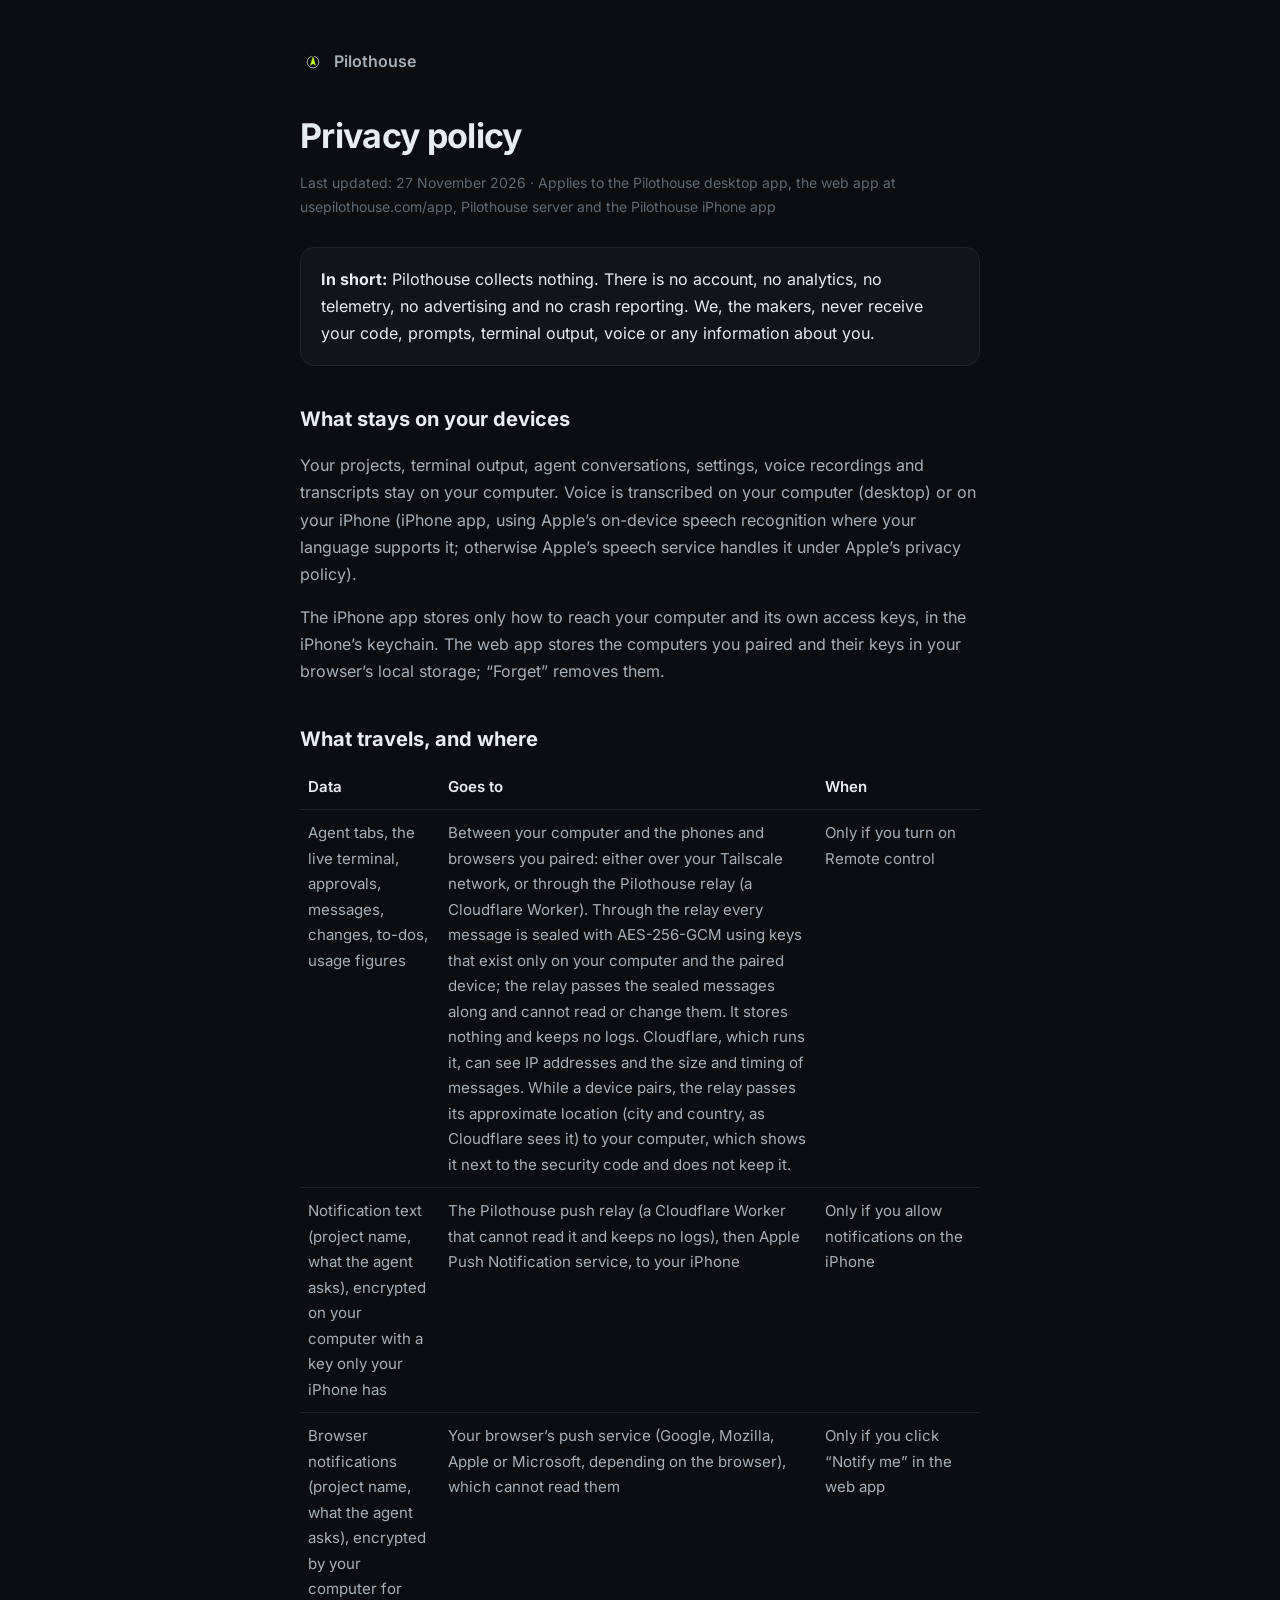
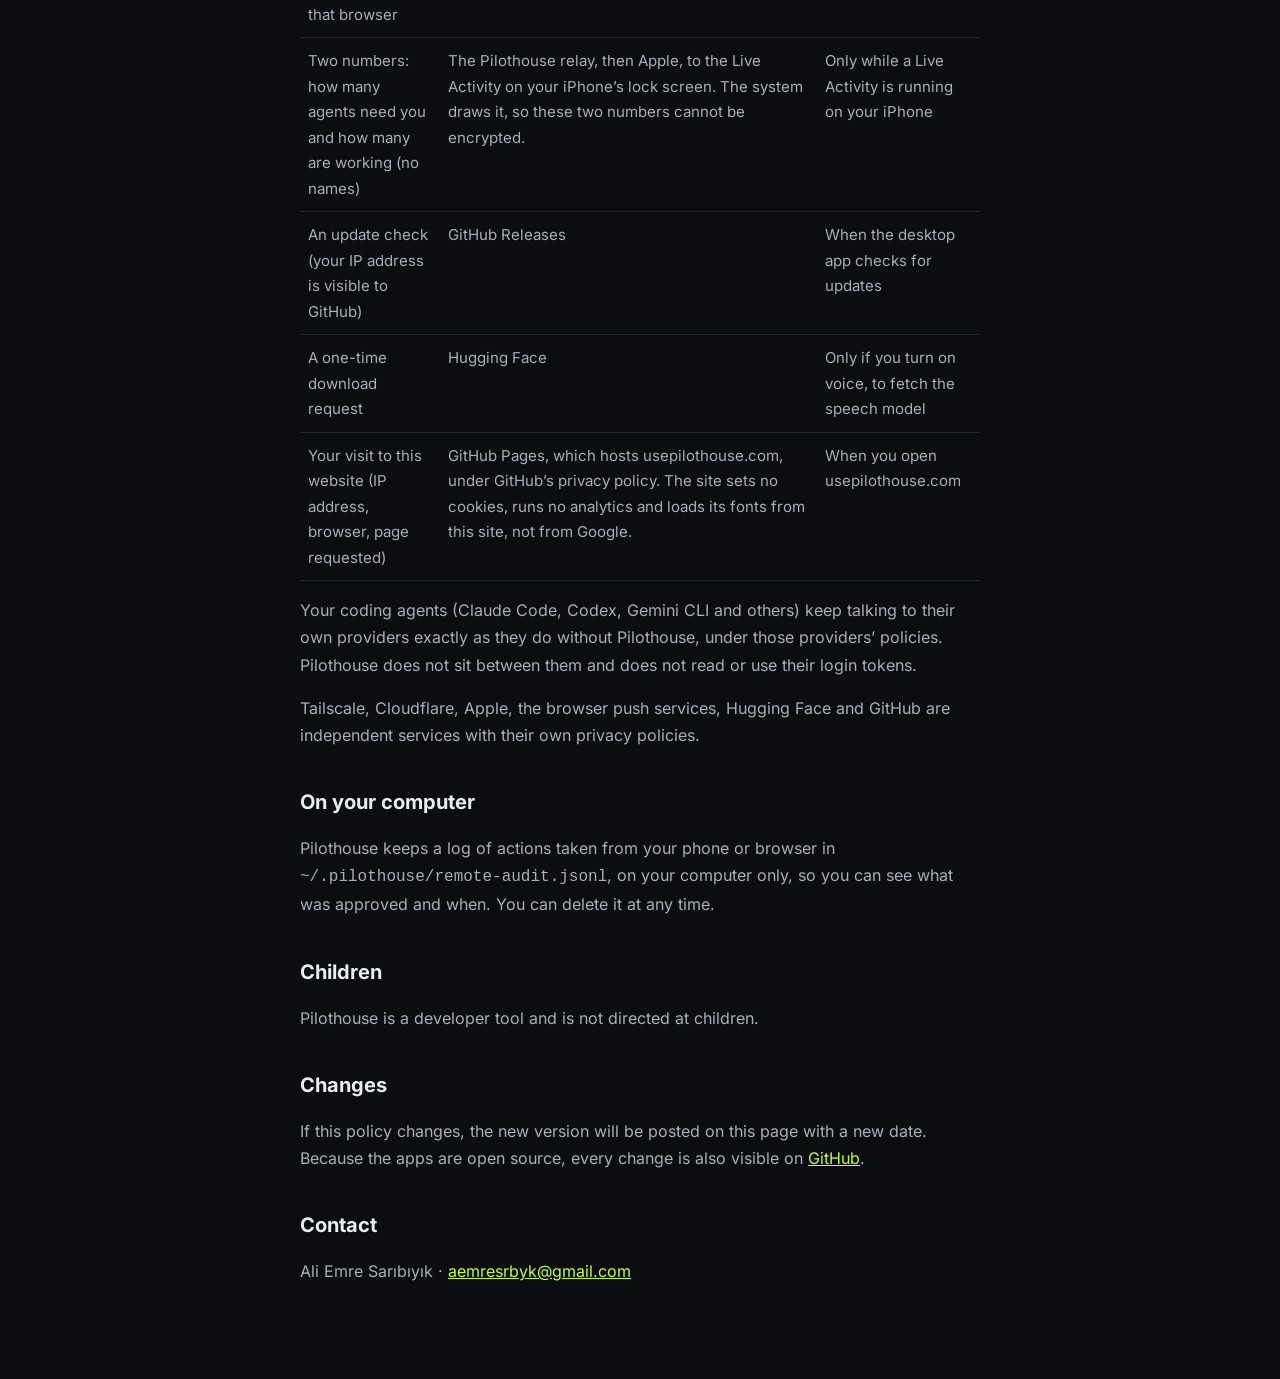
<file: privacy.html>
<!doctype html>
<html lang="en">
<head>
<meta charset="utf-8">
<meta name="viewport" content="width=device-width, initial-scale=1">
<title>Privacy policy · Pilothouse</title>
<meta name="description" content="Pilothouse collects no data: no account, no analytics, no telemetry.">
<link rel="icon" href="logo.svg" type="image/svg+xml">
<link rel="canonical" href="https://usepilothouse.com/privacy.html">
<style>
  :root { --bg: #0B0D10; --card: #111418; --line: #1F252C; --ink: #E8EDF0; --ink2: #A7B0B8; --muted: #5F6973; --accent: #C8FF2E; }
  * { box-sizing: border-box; }
  body { margin: 0; background: var(--bg); color: var(--ink); font: 16px/1.7 Inter, system-ui, -apple-system, Segoe UI, sans-serif; -webkit-font-smoothing: antialiased; }
  main { max-width: 720px; margin: 0 auto; padding: 48px 20px 80px; }
  a { color: var(--accent); }
  .back { display: inline-flex; align-items: center; gap: 8px; color: var(--ink2); text-decoration: none; font-weight: 600; margin-bottom: 32px; }
  .back img { width: 26px; height: 26px; }
  h1 { font-size: 34px; letter-spacing: -0.02em; margin: 0 0 6px; }
  h2 { font-size: 20px; margin: 36px 0 8px; }
  p, li { color: var(--ink2); }
  .date { color: var(--muted); font-size: 14px; margin-bottom: 28px; }
  table { width: 100%; border-collapse: collapse; margin-top: 8px; font-size: 15px; }
  th, td { text-align: left; padding: 10px 8px; border-bottom: 1px solid var(--line); vertical-align: top; color: var(--ink2); }
  th { color: var(--ink); font-weight: 600; }
  .box { background: var(--card); border: 1px solid var(--line); border-radius: 14px; padding: 18px 20px; }
  .box p { margin: 0; color: var(--ink); }
</style>
<link rel="stylesheet" href="/fonts/fonts.css">
</head>
<body>
<main>
<a class="back" href="./"><img src="logo.svg" alt="">Pilothouse</a>
<h1>Privacy policy</h1>
<div class="date">Last updated: 27 November 2026 · Applies to the Pilothouse desktop app, the web app at usepilothouse.com/app, Pilothouse server and the Pilothouse iPhone app</div>

<div class="box"><p><strong>In short:</strong> Pilothouse collects nothing. There is no account, no analytics, no telemetry, no advertising and no crash reporting. We, the makers, never receive your code, prompts, terminal output, voice or any information about you.</p></div>

<h2>What stays on your devices</h2>
<p>Your projects, terminal output, agent conversations, settings, voice recordings and transcripts stay on your computer. Voice is transcribed on your computer (desktop) or on your iPhone (iPhone app, using Apple’s on-device speech recognition where your language supports it; otherwise Apple’s speech service handles it under Apple’s privacy policy).</p>
<p>The iPhone app stores only how to reach your computer and its own access keys, in the iPhone’s keychain. The web app stores the computers you paired and their keys in your browser’s local storage; “Forget” removes them.</p>

<h2>What travels, and where</h2>
<table>
  <tr><th>Data</th><th>Goes to</th><th>When</th></tr>
  <tr><td>Agent tabs, the live terminal, approvals, messages, changes, to-dos, usage figures</td><td>Between your computer and the phones and browsers you paired: either over your Tailscale network, or through the Pilothouse relay (a Cloudflare Worker). Through the relay every message is sealed with AES-256-GCM using keys that exist only on your computer and the paired device; the relay passes the sealed messages along and cannot read or change them. It stores nothing and keeps no logs. Cloudflare, which runs it, can see IP addresses and the size and timing of messages. While a device pairs, the relay passes its approximate location (city and country, as Cloudflare sees it) to your computer, which shows it next to the security code and does not keep it.</td><td>Only if you turn on Remote control</td></tr>
  <tr><td>Notification text (project name, what the agent asks), encrypted on your computer with a key only your iPhone has</td><td>The Pilothouse push relay (a Cloudflare Worker that cannot read it and keeps no logs), then Apple Push Notification service, to your iPhone</td><td>Only if you allow notifications on the iPhone</td></tr>
  <tr><td>Browser notifications (project name, what the agent asks), encrypted by your computer for that browser</td><td>Your browser’s push service (Google, Mozilla, Apple or Microsoft, depending on the browser), which cannot read them</td><td>Only if you click “Notify me” in the web app</td></tr>
  <tr><td>Two numbers: how many agents need you and how many are working (no names)</td><td>The Pilothouse relay, then Apple, to the Live Activity on your iPhone’s lock screen. The system draws it, so these two numbers cannot be encrypted.</td><td>Only while a Live Activity is running on your iPhone</td></tr>
  <tr><td>An update check (your IP address is visible to GitHub)</td><td>GitHub Releases</td><td>When the desktop app checks for updates</td></tr>
  <tr><td>A one-time download request</td><td>Hugging Face</td><td>Only if you turn on voice, to fetch the speech model</td></tr>
  <tr><td>Your visit to this website (IP address, browser, page requested)</td><td>GitHub Pages, which hosts usepilothouse.com, under GitHub’s privacy policy. The site sets no cookies, runs no analytics and loads its fonts from this site, not from Google.</td><td>When you open usepilothouse.com</td></tr>
</table>
<p>Your coding agents (Claude Code, Codex, Gemini CLI and others) keep talking to their own providers exactly as they do without Pilothouse, under those providers’ policies. Pilothouse does not sit between them and does not read or use their login tokens.</p>
<p>Tailscale, Cloudflare, Apple, the browser push services, Hugging Face and GitHub are independent services with their own privacy policies.</p>

<h2>On your computer</h2>
<p>Pilothouse keeps a log of actions taken from your phone or browser in <code>~/.pilothouse/remote-audit.jsonl</code>, on your computer only, so you can see what was approved and when. You can delete it at any time.</p>

<h2>Children</h2>
<p>Pilothouse is a developer tool and is not directed at children.</p>

<h2>Changes</h2>
<p>If this policy changes, the new version will be posted on this page with a new date. Because the apps are open source, every change is also visible on <a href="https://github.com/aemresrbyk/pilothouse">GitHub</a>.</p>

<h2>Contact</h2>
<p>Ali Emre Sarıbıyık · <a href="mailto:aemresrbyk@gmail.com">aemresrbyk@gmail.com</a></p>
</main>
</body>
</html>
</file>
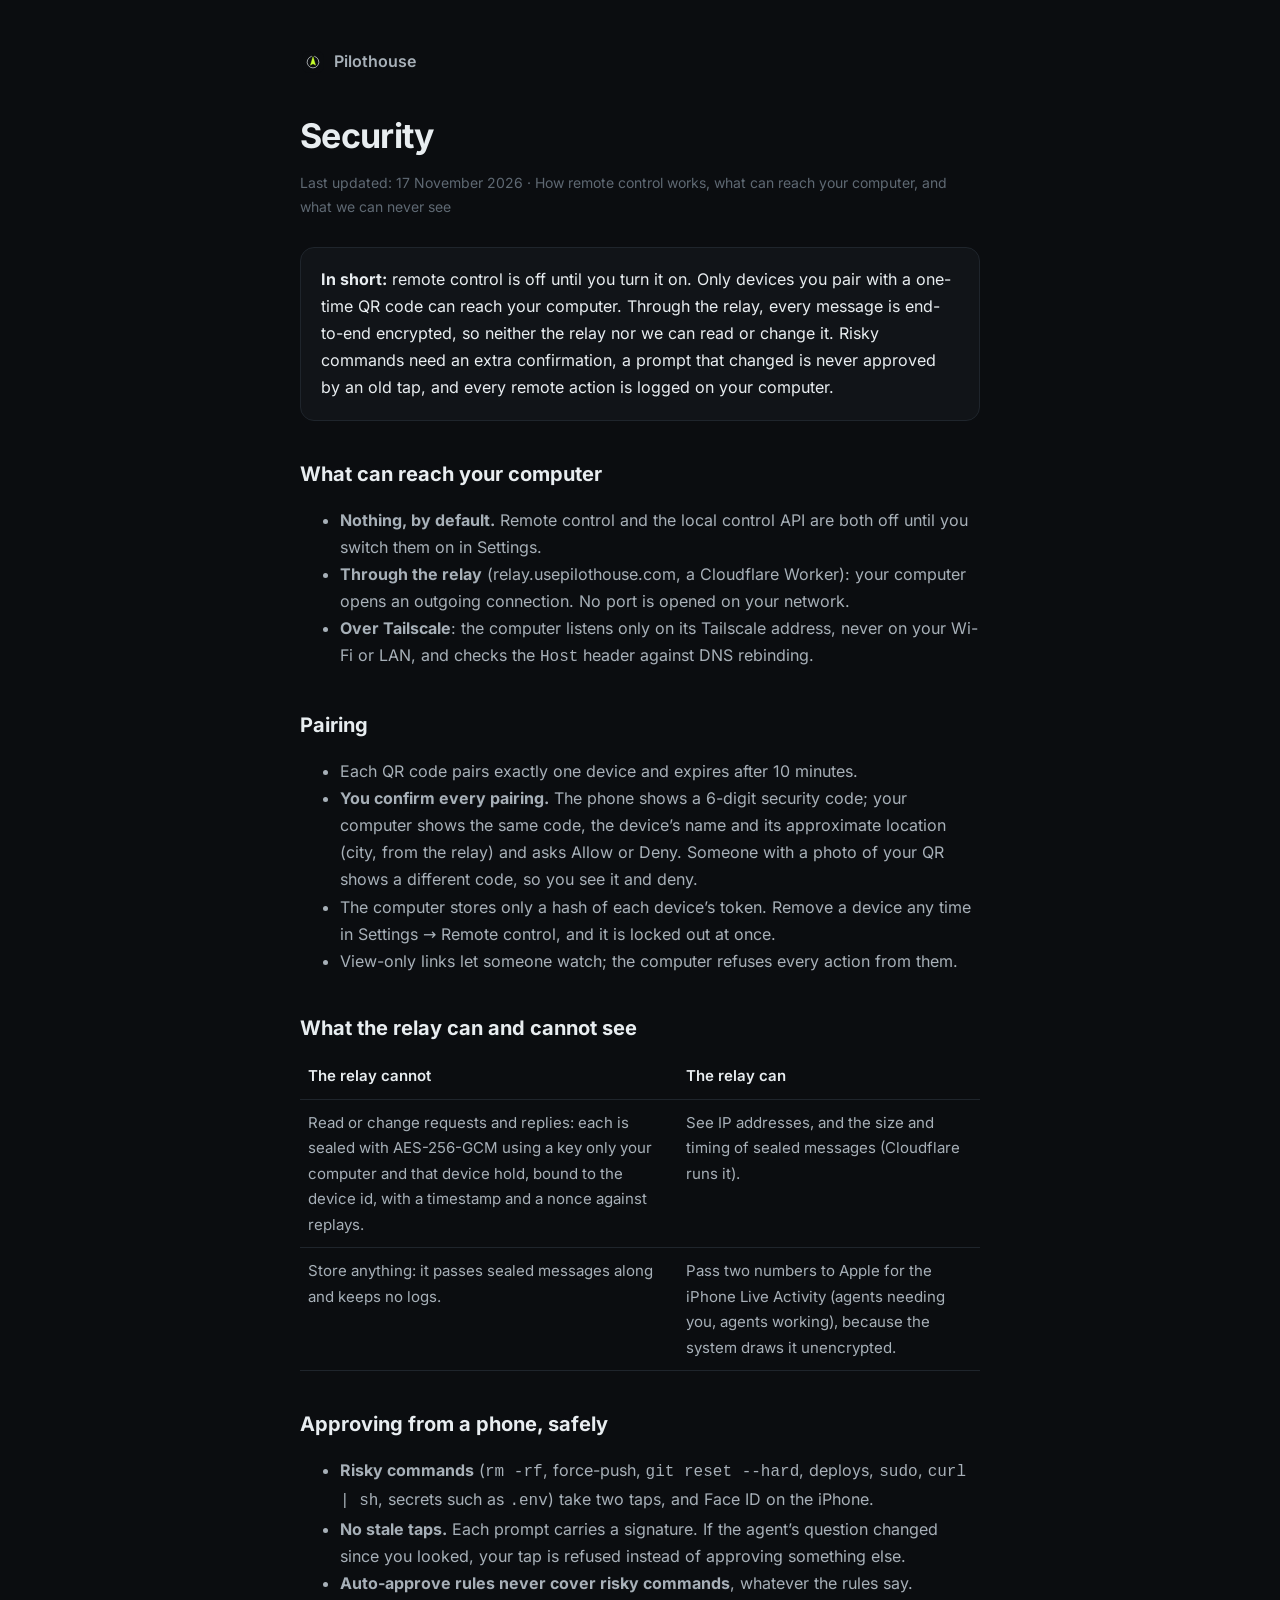
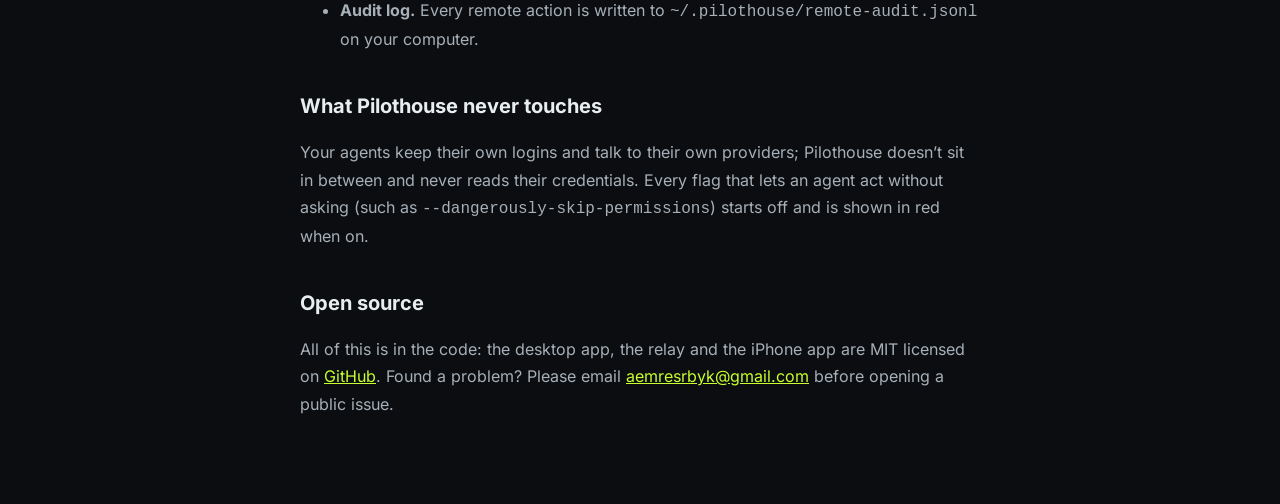
<file: security.html>
<!doctype html>
<html lang="en">
<head>
<meta charset="utf-8">
<meta name="viewport" content="width=device-width, initial-scale=1">
<title>Security · Pilothouse</title>
<meta name="description" content="How Pilothouse keeps remote control of your coding agents safe: what the relay can and cannot see, pairing, risky-command checks and the audit log.">
<link rel="icon" href="logo.svg" type="image/svg+xml">
<link rel="canonical" href="https://usepilothouse.com/security.html">
<style>
  :root { --bg: #0B0D10; --card: #111418; --line: #1F252C; --ink: #E8EDF0; --ink2: #A7B0B8; --muted: #5F6973; --accent: #C8FF2E; }
  * { box-sizing: border-box; }
  body { margin: 0; background: var(--bg); color: var(--ink); font: 16px/1.7 Inter, system-ui, -apple-system, Segoe UI, sans-serif; -webkit-font-smoothing: antialiased; }
  main { max-width: 720px; margin: 0 auto; padding: 48px 20px 80px; }
  a { color: var(--accent); }
  .back { display: inline-flex; align-items: center; gap: 8px; color: var(--ink2); text-decoration: none; font-weight: 600; margin-bottom: 32px; }
  .back img { width: 26px; height: 26px; }
  h1 { font-size: 34px; letter-spacing: -0.02em; margin: 0 0 6px; }
  h2 { font-size: 20px; margin: 36px 0 8px; }
  p, li { color: var(--ink2); }
  .date { color: var(--muted); font-size: 14px; margin-bottom: 28px; }
  table { width: 100%; border-collapse: collapse; margin-top: 8px; font-size: 15px; }
  th, td { text-align: left; padding: 10px 8px; border-bottom: 1px solid var(--line); vertical-align: top; color: var(--ink2); }
  th { color: var(--ink); font-weight: 600; }
  .box { background: var(--card); border: 1px solid var(--line); border-radius: 14px; padding: 18px 20px; }
  .box p { margin: 0; color: var(--ink); }
</style>
<link rel="stylesheet" href="/fonts/fonts.css">
</head>
<body>
<main>
<a class="back" href="./"><img src="logo.svg" alt="">Pilothouse</a>
<h1>Security</h1>
<div class="date">Last updated: 17 November 2026 · How remote control works, what can reach your computer, and what we can never see</div>

<div class="box"><p><strong>In short:</strong> remote control is off until you turn it on. Only devices you pair with a one-time QR code can reach your computer. Through the relay, every message is end-to-end encrypted, so neither the relay nor we can read or change it. Risky commands need an extra confirmation, a prompt that changed is never approved by an old tap, and every remote action is logged on your computer.</p></div>

<h2>What can reach your computer</h2>
<ul>
<li><strong>Nothing, by default.</strong> Remote control and the local control API are both off until you switch them on in Settings.</li>
<li><strong>Through the relay</strong> (relay.usepilothouse.com, a Cloudflare Worker): your computer opens an outgoing connection. No port is opened on your network.</li>
<li><strong>Over Tailscale</strong>: the computer listens only on its Tailscale address, never on your Wi-Fi or LAN, and checks the <code>Host</code> header against DNS rebinding.</li>
</ul>

<h2>Pairing</h2>
<ul>
<li>Each QR code pairs exactly one device and expires after 10 minutes.</li>
<li><strong>You confirm every pairing.</strong> The phone shows a 6-digit security code; your computer shows the same code, the device’s name and its approximate location (city, from the relay) and asks Allow or Deny. Someone with a photo of your QR shows a different code, so you see it and deny.</li>
<li>The computer stores only a hash of each device’s token. Remove a device any time in Settings → Remote control, and it is locked out at once.</li>
<li>View-only links let someone watch; the computer refuses every action from them.</li>
</ul>

<h2>What the relay can and cannot see</h2>
<table>
<tr><th>The relay cannot</th><th>The relay can</th></tr>
<tr><td>Read or change requests and replies: each is sealed with AES-256-GCM using a key only your computer and that device hold, bound to the device id, with a timestamp and a nonce against replays.</td><td>See IP addresses, and the size and timing of sealed messages (Cloudflare runs it).</td></tr>
<tr><td>Store anything: it passes sealed messages along and keeps no logs.</td><td>Pass two numbers to Apple for the iPhone Live Activity (agents needing you, agents working), because the system draws it unencrypted.</td></tr>
</table>

<h2>Approving from a phone, safely</h2>
<ul>
<li><strong>Risky commands</strong> (<code>rm -rf</code>, force-push, <code>git reset --hard</code>, deploys, <code>sudo</code>, <code>curl | sh</code>, secrets such as <code>.env</code>) take two taps, and Face ID on the iPhone.</li>
<li><strong>No stale taps.</strong> Each prompt carries a signature. If the agent’s question changed since you looked, your tap is refused instead of approving something else.</li>
<li><strong>Auto-approve rules never cover risky commands</strong>, whatever the rules say.</li>
<li><strong>Audit log.</strong> Every remote action is written to <code>~/.pilothouse/remote-audit.jsonl</code> on your computer.</li>
</ul>

<h2>What Pilothouse never touches</h2>
<p>Your agents keep their own logins and talk to their own providers; Pilothouse doesn’t sit in between and never reads their credentials. Every flag that lets an agent act without asking (such as <code>--dangerously-skip-permissions</code>) starts off and is shown in red when on.</p>

<h2>Open source</h2>
<p>All of this is in the code: the desktop app, the relay and the iPhone app are MIT licensed on <a href="https://github.com/aemresrbyk/pilothouse">GitHub</a>. Found a problem? Please email <a href="mailto:aemresrbyk@gmail.com">aemresrbyk@gmail.com</a> before opening a public issue.</p>
</main>
</body>
</html>
</file>
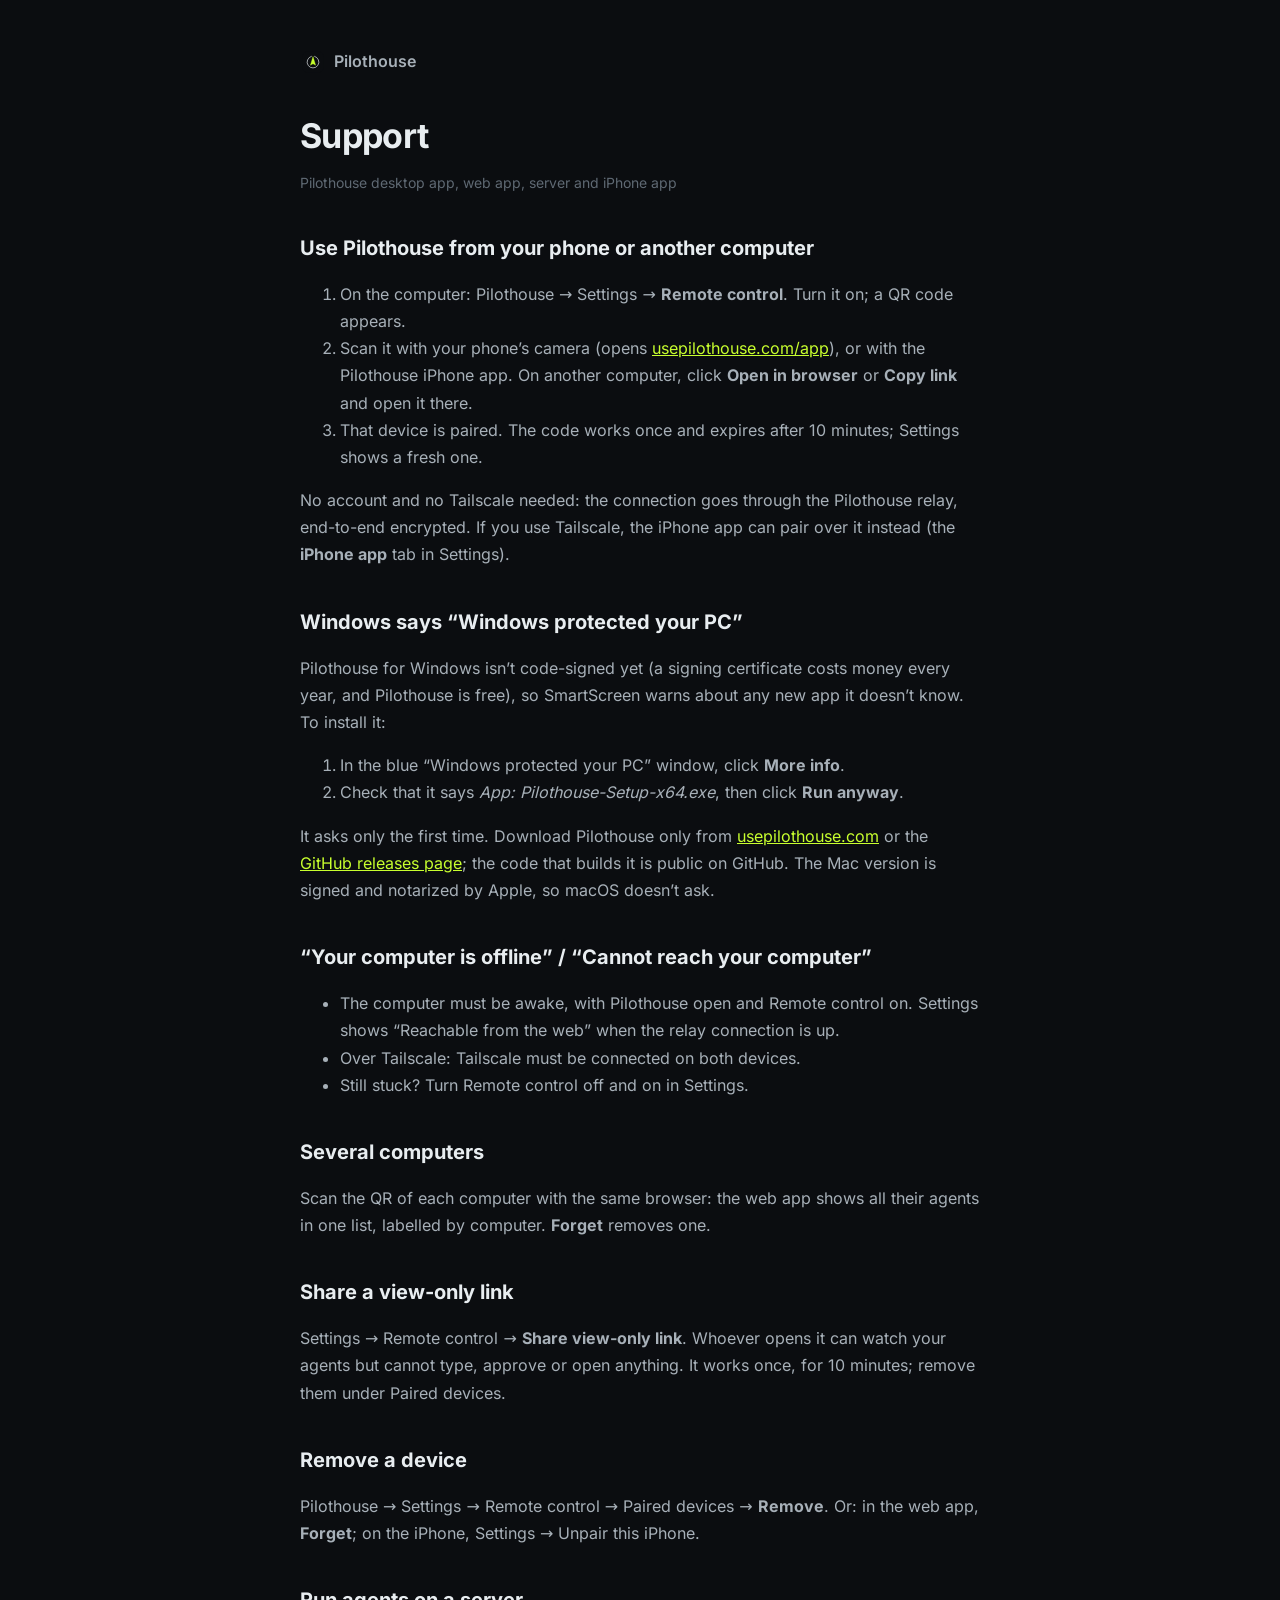
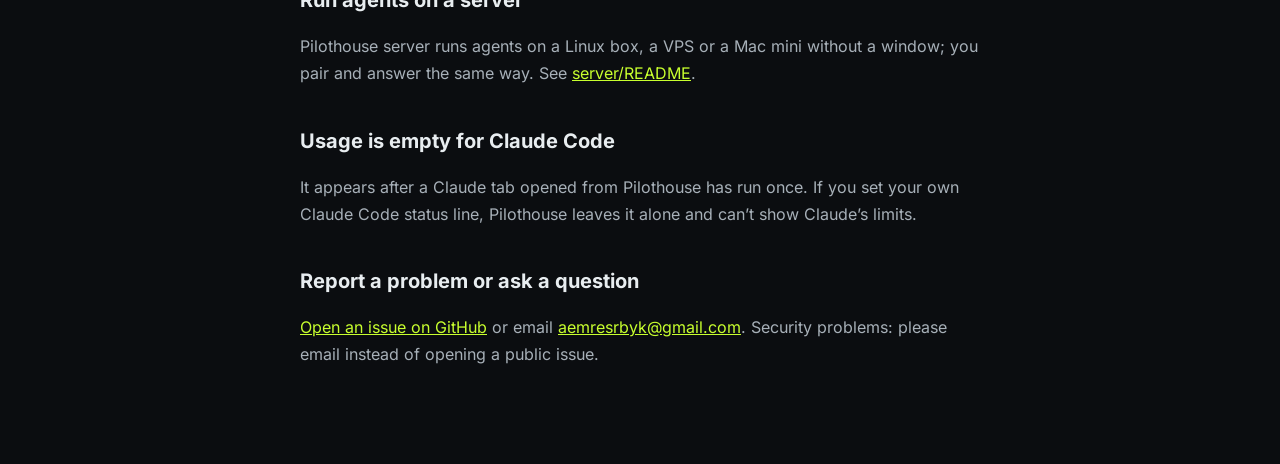
<file: support.html>
<!doctype html>
<html lang="en">
<head>
<meta charset="utf-8">
<meta name="viewport" content="width=device-width, initial-scale=1">
<title>Support · Pilothouse</title>
<meta name="description" content="Help with Pilothouse and the Pilothouse iPhone app.">
<link rel="icon" href="logo.svg" type="image/svg+xml">
<link rel="canonical" href="https://usepilothouse.com/support.html">
<style>
  :root { --bg: #0B0D10; --card: #111418; --line: #1F252C; --ink: #E8EDF0; --ink2: #A7B0B8; --muted: #5F6973; --accent: #C8FF2E; }
  * { box-sizing: border-box; }
  body { margin: 0; background: var(--bg); color: var(--ink); font: 16px/1.7 Inter, system-ui, -apple-system, Segoe UI, sans-serif; -webkit-font-smoothing: antialiased; }
  main { max-width: 720px; margin: 0 auto; padding: 48px 20px 80px; }
  a { color: var(--accent); }
  .back { display: inline-flex; align-items: center; gap: 8px; color: var(--ink2); text-decoration: none; font-weight: 600; margin-bottom: 32px; }
  .back img { width: 26px; height: 26px; }
  h1 { font-size: 34px; letter-spacing: -0.02em; margin: 0 0 6px; }
  h2 { font-size: 20px; margin: 36px 0 8px; }
  p, li { color: var(--ink2); }
  .date { color: var(--muted); font-size: 14px; margin-bottom: 28px; }
  table { width: 100%; border-collapse: collapse; margin-top: 8px; font-size: 15px; }
  th, td { text-align: left; padding: 10px 8px; border-bottom: 1px solid var(--line); vertical-align: top; color: var(--ink2); }
  th { color: var(--ink); font-weight: 600; }
  .box { background: var(--card); border: 1px solid var(--line); border-radius: 14px; padding: 18px 20px; }
  .box p { margin: 0; color: var(--ink); }
</style>
<link rel="stylesheet" href="/fonts/fonts.css">
</head>
<body>
<main>
<a class="back" href="./"><img src="logo.svg" alt="">Pilothouse</a>
<h1>Support</h1>
<div class="date">Pilothouse desktop app, web app, server and iPhone app</div>

<h2>Use Pilothouse from your phone or another computer</h2>
<ol>
  <li>On the computer: Pilothouse → Settings → <strong>Remote control</strong>. Turn it on; a QR code appears.</li>
  <li>Scan it with your phone’s camera (opens <a href="app/">usepilothouse.com/app</a>), or with the Pilothouse iPhone app. On another computer, click <strong>Open in browser</strong> or <strong>Copy link</strong> and open it there.</li>
  <li>That device is paired. The code works once and expires after 10 minutes; Settings shows a fresh one.</li>
</ol>
<p>No account and no Tailscale needed: the connection goes through the Pilothouse relay, end-to-end encrypted. If you use Tailscale, the iPhone app can pair over it instead (the <strong>iPhone app</strong> tab in Settings).</p>

<h2 id="windows">Windows says “Windows protected your PC”</h2>
<p>Pilothouse for Windows isn’t code-signed yet (a signing certificate costs money every year, and Pilothouse is free), so SmartScreen warns about any new app it doesn’t know. To install it:</p>
<ol>
<li>In the blue “Windows protected your PC” window, click <strong>More info</strong>.</li>
<li>Check that it says <em>App: Pilothouse-Setup-x64.exe</em>, then click <strong>Run anyway</strong>.</li>
</ol>
<p>It asks only the first time. Download Pilothouse only from <a href="https://usepilothouse.com">usepilothouse.com</a> or the <a href="https://github.com/aemresrbyk/pilothouse/releases/latest">GitHub releases page</a>; the code that builds it is public on GitHub. The Mac version is signed and notarized by Apple, so macOS doesn’t ask.</p>

<h2>“Your computer is offline” / “Cannot reach your computer”</h2>
<ul>
  <li>The computer must be awake, with Pilothouse open and Remote control on. Settings shows “Reachable from the web” when the relay connection is up.</li>
  <li>Over Tailscale: Tailscale must be connected on both devices.</li>
  <li>Still stuck? Turn Remote control off and on in Settings.</li>
</ul>

<h2>Several computers</h2>
<p>Scan the QR of each computer with the same browser: the web app shows all their agents in one list, labelled by computer. <strong>Forget</strong> removes one.</p>

<h2>Share a view-only link</h2>
<p>Settings → Remote control → <strong>Share view-only link</strong>. Whoever opens it can watch your agents but cannot type, approve or open anything. It works once, for 10 minutes; remove them under Paired devices.</p>

<h2>Remove a device</h2>
<p>Pilothouse → Settings → Remote control → Paired devices → <strong>Remove</strong>. Or: in the web app, <strong>Forget</strong>; on the iPhone, Settings → Unpair this iPhone.</p>

<h2>Run agents on a server</h2>
<p>Pilothouse server runs agents on a Linux box, a VPS or a Mac mini without a window; you pair and answer the same way. See <a href="https://github.com/aemresrbyk/pilothouse/tree/main/server">server/README</a>.</p>

<h2>Usage is empty for Claude Code</h2>
<p>It appears after a Claude tab opened from Pilothouse has run once. If you set your own Claude Code status line, Pilothouse leaves it alone and can’t show Claude’s limits.</p>

<h2>Report a problem or ask a question</h2>
<p><a href="https://github.com/aemresrbyk/pilothouse/issues">Open an issue on GitHub</a> or email <a href="mailto:aemresrbyk@gmail.com">aemresrbyk@gmail.com</a>. Security problems: please email instead of opening a public issue.</p>
</main>
</body>
</html>
</file>
<file: fonts/fonts.css>
/* inter-latin-ext-wght-normal */
@font-face {
  font-family: 'Inter';
  font-style: normal;
  font-display: swap;
  font-weight: 100 900;
  src: url(/fonts/inter-latin-ext-wght-normal.woff2) format('woff2-variations');
  unicode-range: U+0100-02BA,U+02BD-02C5,U+02C7-02CC,U+02CE-02D7,U+02DD-02FF,U+0304,U+0308,U+0329,U+1D00-1DBF,U+1E00-1E9F,U+1EF2-1EFF,U+2020,U+20A0-20AB,U+20AD-20C0,U+2113,U+2C60-2C7F,U+A720-A7FF;
}

/* inter-latin-wght-normal */
@font-face {
  font-family: 'Inter';
  font-style: normal;
  font-display: swap;
  font-weight: 100 900;
  src: url(/fonts/inter-latin-wght-normal.woff2) format('woff2-variations');
  unicode-range: U+0000-00FF,U+0131,U+0152-0153,U+02BB-02BC,U+02C6,U+02DA,U+02DC,U+0304,U+0308,U+0329,U+2000-206F,U+20AC,U+2122,U+2191,U+2193,U+2212,U+2215,U+FEFF,U+FFFD;
}
/* jetbrains-mono-latin-ext-wght-normal */
@font-face {
  font-family: 'JetBrains Mono';
  font-style: normal;
  font-display: swap;
  font-weight: 100 800;
  src: url(/fonts/jetbrains-mono-latin-ext-wght-normal.woff2) format('woff2-variations');
  unicode-range: U+0100-02BA,U+02BD-02C5,U+02C7-02CC,U+02CE-02D7,U+02DD-02FF,U+0304,U+0308,U+0329,U+1D00-1DBF,U+1E00-1E9F,U+1EF2-1EFF,U+2020,U+20A0-20AB,U+20AD-20C0,U+2113,U+2C60-2C7F,U+A720-A7FF;
}

/* jetbrains-mono-latin-wght-normal */
@font-face {
  font-family: 'JetBrains Mono';
  font-style: normal;
  font-display: swap;
  font-weight: 100 800;
  src: url(/fonts/jetbrains-mono-latin-wght-normal.woff2) format('woff2-variations');
  unicode-range: U+0000-00FF,U+0131,U+0152-0153,U+02BB-02BC,U+02C6,U+02DA,U+02DC,U+0304,U+0308,U+0329,U+2000-206F,U+20AC,U+2122,U+2191,U+2193,U+2212,U+2215,U+FEFF,U+FFFD;
}
</file>
